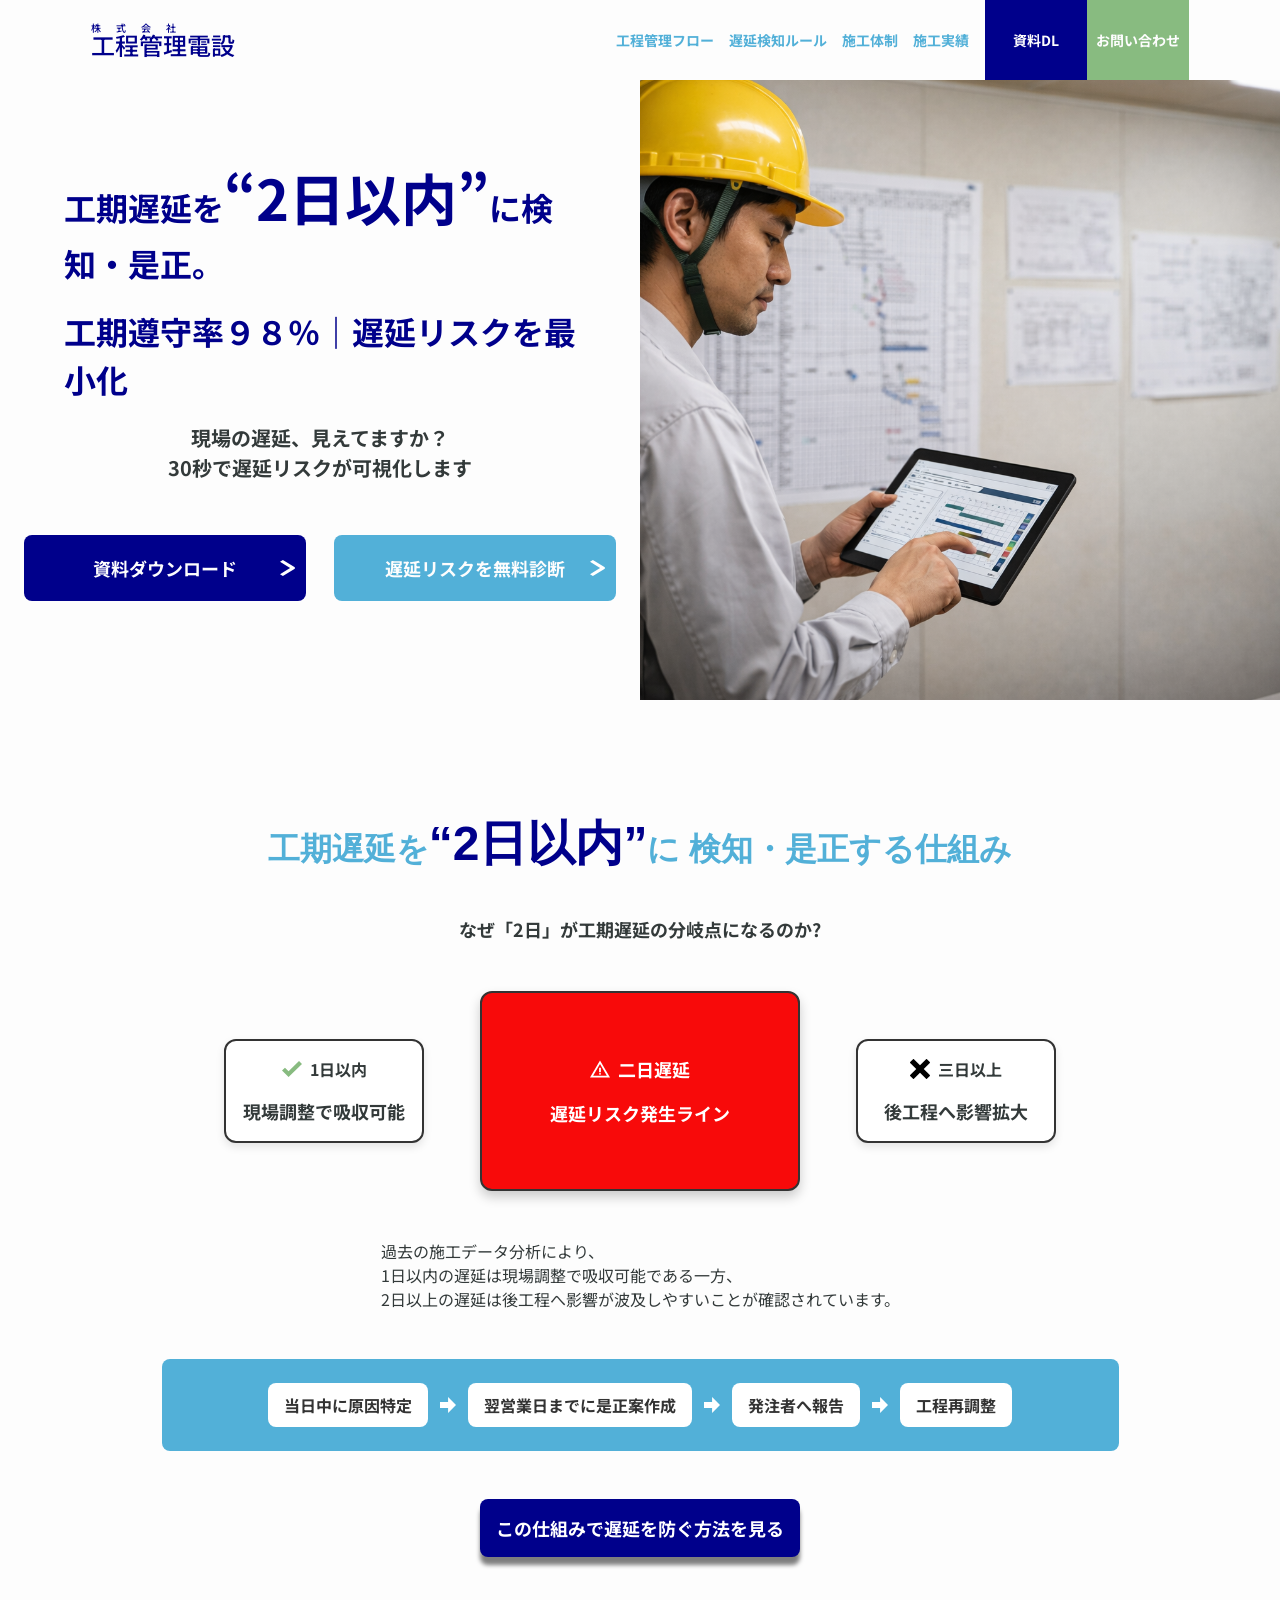
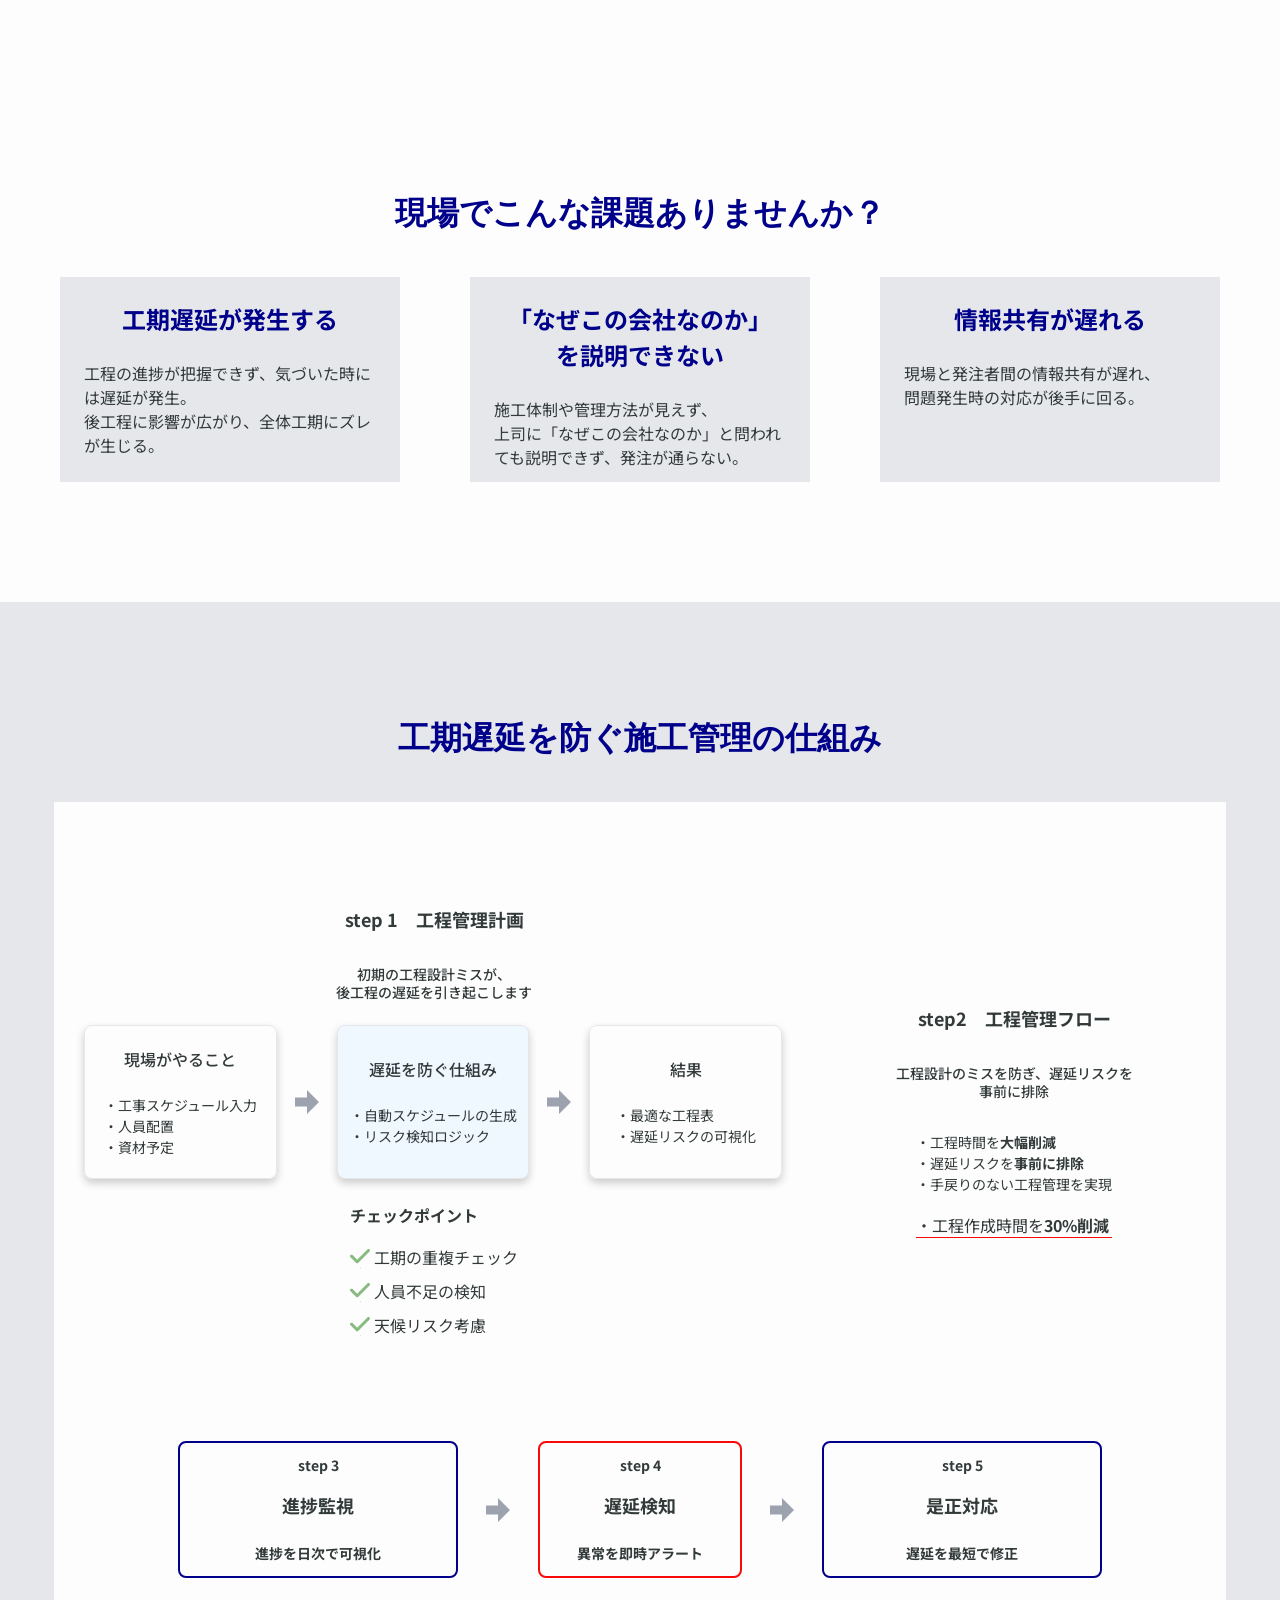
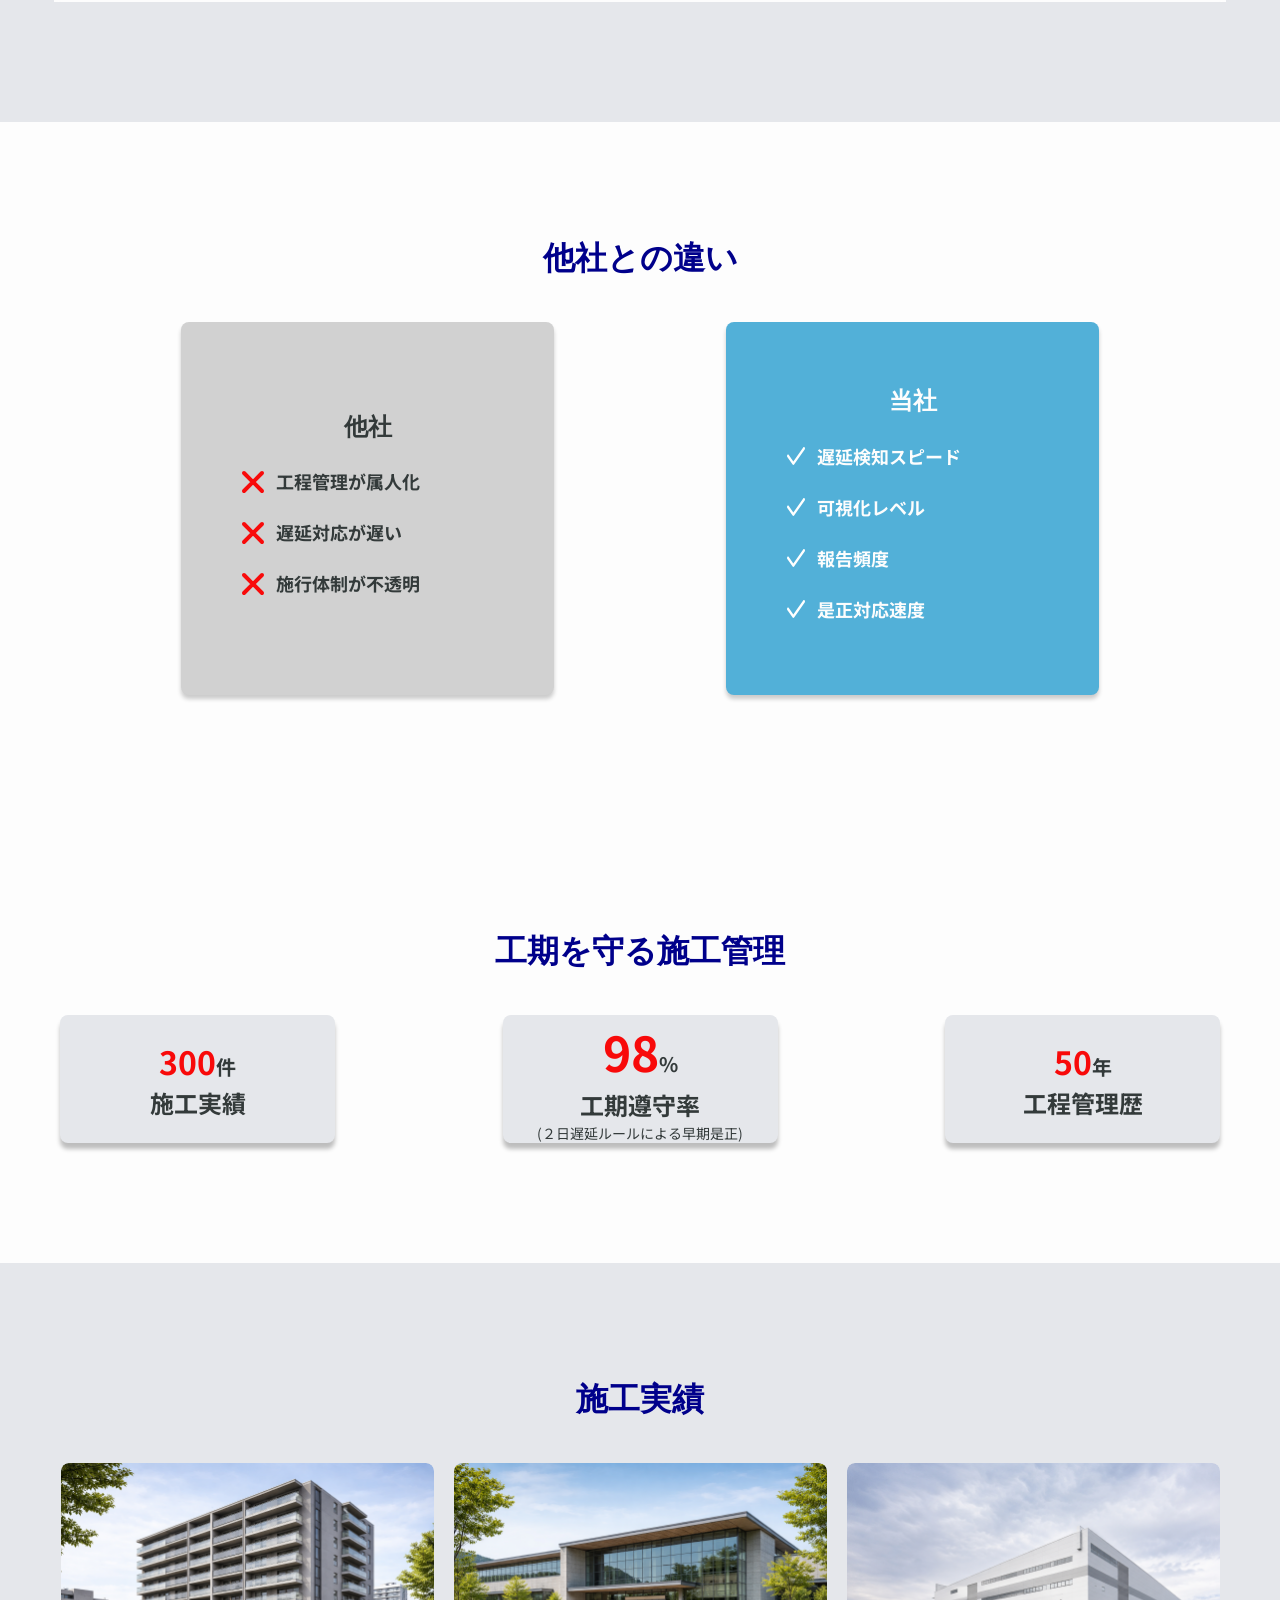
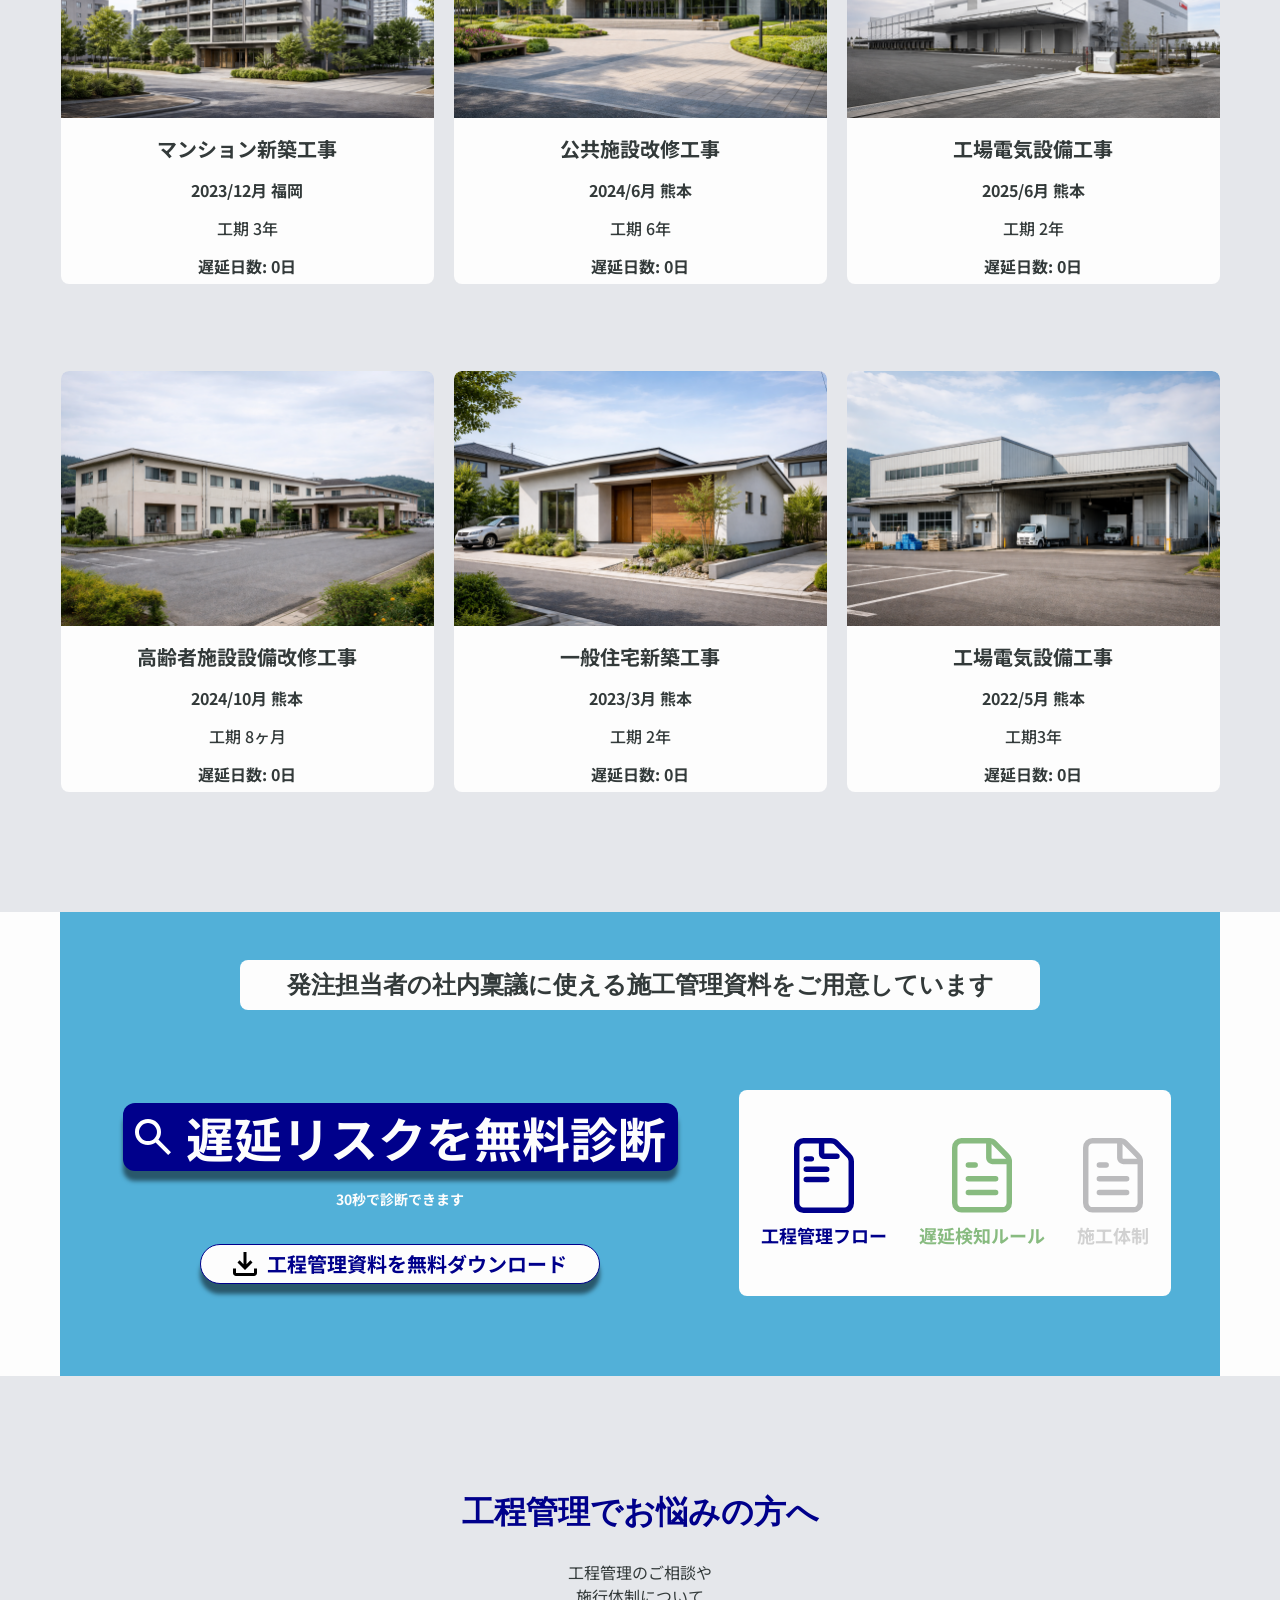
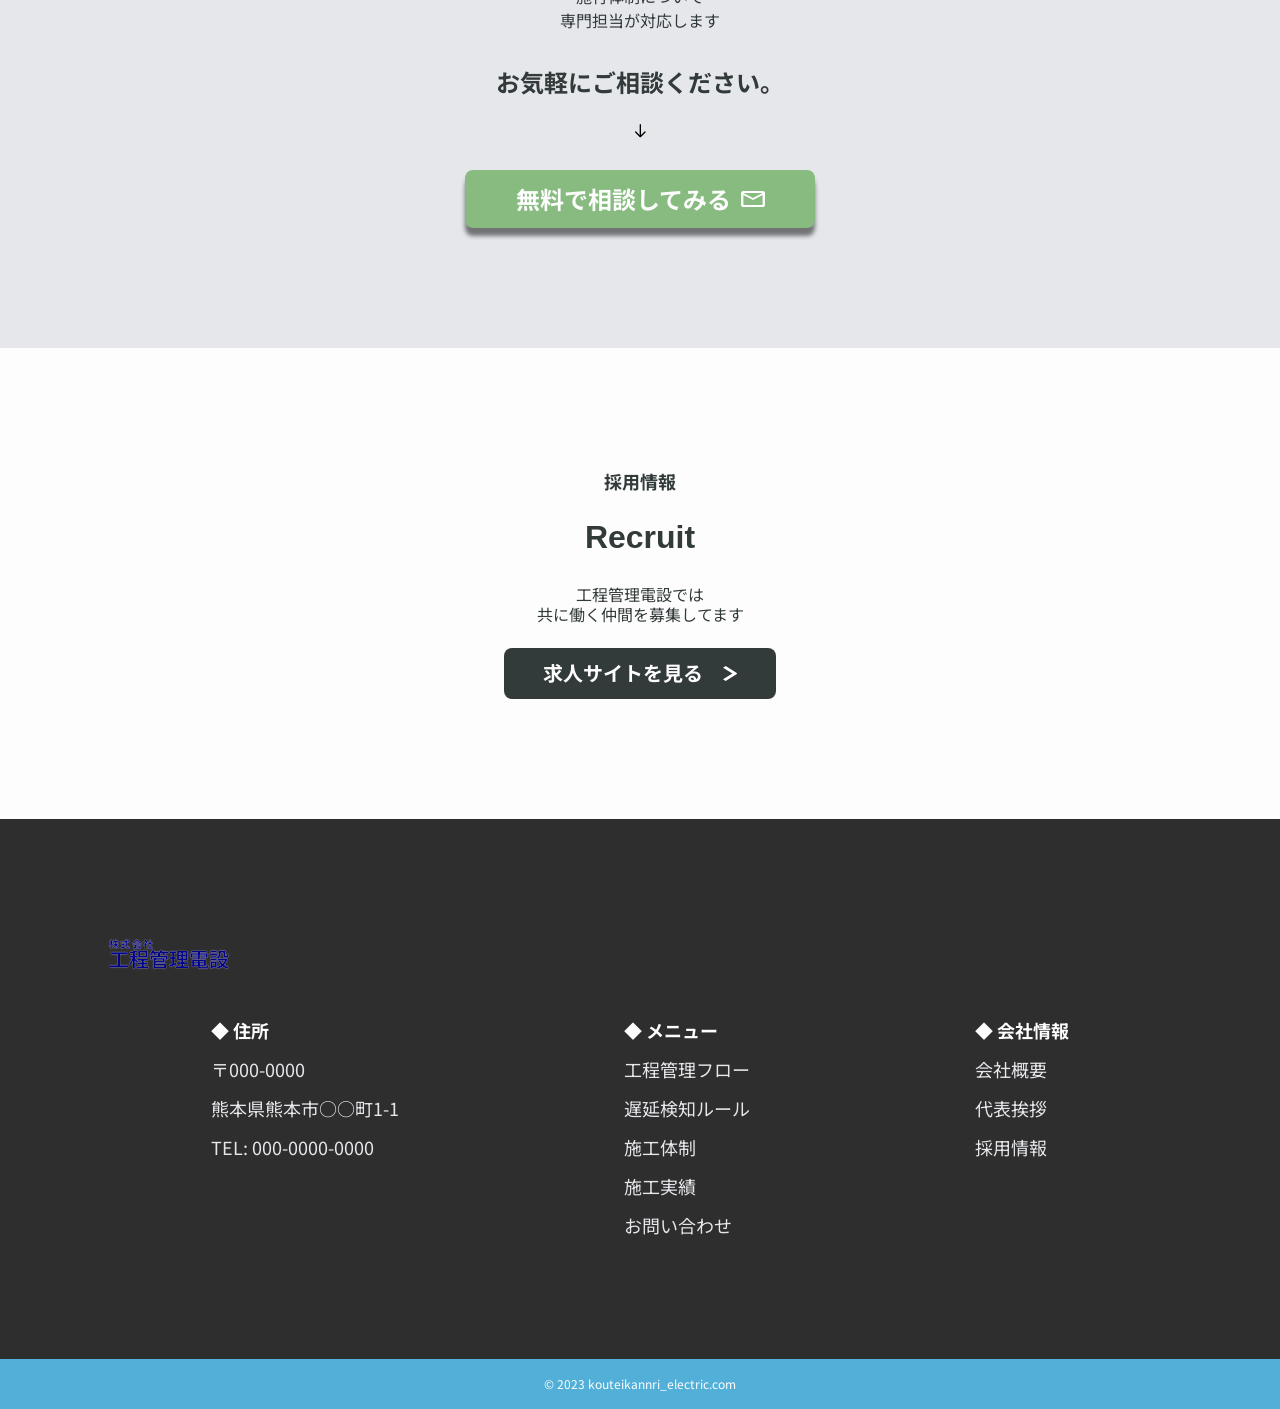
<file: index.html>
<!DOCTYPE html>
<html lang="ja">
<head prefix="og: https://ogp.me/ns#">
    <meta charset="UTF-8">
    <meta name="viewport" content="width=device-width, initial-scale=1.0">
    <meta name="description" content="工期遅延を“2日以内”に検知・是正。工期遵守率９８％｜遅延リスクを最小化">
    <!-- OGP -->
    <meta property="og:url" content="https://kouteikanri.com/index.html"> <!-- ページの仮のURL -->
    <meta property="og:type" content="website">
    <meta property="og:title" content="株式会社工程管理建設">
    <meta property="og:description" content="工期遅延を“2日以内”に検知・是正。工期遵守率９８％｜遅延リスクを最小化">
    <meta property="og:site_name" content="株式会社工程管理電設">
    <meta property="og:image" content="https://kouteikanri.com/assets/images/og-image.png"> <!-- OGP用の仮の画像URL -->

    <!-- favicon apple-touch-icon -->
    <link rel="shortcut icon" href="assets/images/favicon.svg">
    <link rel="apple-touch-icon" sizes="180x180" href="assets/images/apple-touch-icon.svg">
    <link rel="icon" type="image/png" href="assets/images/android-chrome-256x256.svg">
    <title>株式会社工程管理建設</title>

    <!-- web fonts -->
    <link rel="preconnect" href="https://fonts.googleapis.com">
    <link rel="preconnect" href="https://fonts.gstatic.com" crossorigin>
    <link href="https://fonts.googleapis.com/css2?family=Noto+Sans+JP:wght@100..900&display=swap" rel="stylesheet">
    <!-- css -->
    <link rel="stylesheet" href="assets/css/common.css">
    <link rel="stylesheet" href="assets/css/destyle.css">
    <link rel="stylesheet" href="assets/css/top.css">

    
</head>
<body>
    <div id="container" class="container">
        <header class="header">
            <h1 class="header__topic"><a href="index.html"><span>株式会社</span>工程管理電設</a></h1>
            <!-- PC用ナビリンク（スマホ非表示） -->
            <ul class="header__nav">
                <li class="header__nav-item"><a href="index.html#about">工程管理フロー</a></li>
                <li class="header__nav-item"><a href="index.html#process">遅延検知ルール</a></li>
                <li class="header__nav-item"><a href="index.html#system">施工体制</a></li>
                <li class="header__nav-item"><a href="index.html#results">施工実績</a></li>
            </ul>
            <div class="header__cta">
                <a id="dl-link" href="dl.html" class="header__cta-dl">資料DL</a>
                <a id="sindan-link" href="dl.html#inquiry" class="header__cta-contact">お問い合わせ</a>
            </div>
            <nav class="nav">
                <div class="nav__inner">
                    <div class="nav__header">
                        <p class="nav__topic"><a href="index.html"><span>株式会社</span>工程管理電設</a></p>
                        <!-- 閉じるボタン -->
                        <button class="nav__btn">
                                <img src="assets/images/close-btn.svg" alt="close">
                        </button>
                    </div>
                    <!-- menu -->
                    <div class="nav__menu">
                        <div class="nav__cta">
                            <a href="dl.html" class="nav__cta-item">
                                <img src="assets/images/nav-dl.svg" alt="">
                                <span class="nav__cta-link--txt">資料ダウンロード</span>
                            </a>
                            <a href="dl.html#inquiry" class="nav__cta-item">
                                <img src="assets/images/nav-contact.svg" alt="">
                                <span class="nav__cta-link--txt">お問い合わせ</span>
                            </a>
                        </div>
                        <div class="nav__menu-box">
                            <p class="nav__menu-label">menu</p>
                            <ul class="nav__list">
                                <li class="nav__item"><a href="index.html#about">工程管理フロー</a></li>
                                <li class="nav__item"><a href="index.html#process">遅延検知ルール</a></li>
                                <li class="nav__item"><a href="index.html#system">施工体制</a></li>
                                <li class="nav__item"><a href="index.html#results">施工実績</a></li>
                            </ul>
                        </div>
                    </div>
                </div>
            </nav>
            <!-- .header__btn -->
            <button class="header__btn">
                <img src="assets/images/header--menu.svg" alt="ハンバーガーメニュー">
            </button>
             
        </header>

        <!-- main -->
        <main class="main">
            <article class="article">
                <!-- fv -->
                <section class="fv">
                    <div class="fv__inner">
                        <h2 class="fv__catch">工期遅延を<span class="fv__catch-pc">“2日以内”</span>に<br class="sp-br">検知・是正。</h2>
                        <p class="fv__catch--subtitle">工期遵守率９８％｜遅延リスクを最小化</p>
                        <p class="fv__lead">現場の遅延、見えてますか？<br>30秒で遅延リスクが可視化します</p>
                        <div class="fv__cta-wrap">
                            <div class="fv__cta-item">
                                <a href="dl.html" class="fv__cta fv__cta--download">資料ダウンロード</a>
                            </div>
                            <div class="fv__cta-item">
                                <a href="sindan.html" class="fv__cta">遅延リスクを無料診断</a>
                            </div>
                        </div>
                    </div>
                    <div class="fv__img">
                        <img src="assets/images/pc__fv.png" alt="工程管理の現場">
                    </div>
                </section>
                
                <!-- about -->
                <section id="about" class="section section--about">
                    <div class="topic">
                        <h3 class="topic--light--blue">工期遅延を<span class="fv__catch-color">“2日以内”</span>に<br class="sp-br">
                            検知・是正する仕組み</h3>

                    </div>
                    <p class="about__title">なぜ「2日」が工期遅延の分岐点になるのか?</p>
                    <div class="about__flow">
                        <div class="about__flow-item">
                            <div class="about__flow-lead">
                                <img src="assets/images/about-check.svg" alt="チェックマーク">
                                <p class="about__flow-label">1日以内</p>
                            </div>
                            <p class="about__flow-text">現場調整で<br class="sp-br">吸収可能</p>
                        </div>
                        <div class="about__flow-item about__flow-item--active">
                            <div class="about__flow-lead">
                                <img src="assets/images/about_arram.svg" alt="警告マーク">
                                <p class="about__flow-label">二日遅延</p>
                            </div>
                            <p class="about__flow-text">遅延リスク発生ライン</p>
                        </div>
                        <div class="about__flow-item">
                            <div  class="about__flow-lead">
                                <img src="assets/images/about--cross.svg" alt="クロスマーク">
                                <p class="about__flow-label">三日以上</p>
                            </div>
                            <p class="about__flow-text">後工程へ影響拡大</p>
                        </div>
                    </div>
                    <p class="about__flow-context">過去の施工データ分析により、<br>
                            1日以内の遅延は現場調整で吸収可能である一方、<br>
                            2日以上の遅延は後工程へ影響が波及しやすいことが確認されています。
                    </p>
                    <div id="process" class="about__process">
                        <div class="about__process-item">
                            <p class="about__process-text">当日中に原因特定</p>
                        </div>
                        <div class="about__process-item">
                            <p class="about__process-text">翌営業日までに是正案作成</p>
                        </div>
                        <div class="about__process-item">
                            <p class="about__process-text">発注者へ報告</p>
                        </div>
                        <div class="about__process-item">
                            <p class="about__process-text">工程再調整</p>
                        </div>
                    </div>
                    <a href="index.html#system" class="about__btn">この仕組みで遅延を防ぐ方法を見る</a>
                </section>
                <!-- problem -->
                <section id="problem" class="section section--problem">
                    <h3 class="topic">現場でこんな課題<br class="sp-br">ありませんか？</h3>
                    <div class="problem">
                        <div class="problem__item">
                            <h4 class="problem__lead">工期遅延が発生する</h4>
                            <p class="problem__text">工程の進捗が把握できず、気づいた時には遅延が発生。<br>
                                後工程に影響が広がり、全体工期にズレが生じる。</p>
                        </div>
                        <div class="problem__item">
                            <h4 class="problem__lead">「なぜこの会社なのか」<br>を説明できない</h4>
                            <p class="problem__text">施工体制や管理方法が見えず、<br>
                                上司に「なぜこの会社なのか」と問われても説明できず、発注が通らない。</p>
                        </div>
                        <div class="problem__item">
                            <h4 class="problem__lead">情報共有が遅れる</h4>
                            <p class="problem__text">現場と発注者間の情報共有が遅れ、<br>
                                問題発生時の対応が後手に回る。</p>
                        </div>
                    </div>
                </section>
                <!-- system -->
                <section id="system" class="section section--system">
                    <h3 class="topic">工期遅延を防ぐ<br class="sp-br">施工管理の仕組み</h3>
                        <div class="system__flow">
                            <div class="system__row system__row--top">
                                <div class="system__flow-box-wrap">
                                    <div class="system__flow-content">
                                        <h4 class="system__flow-topic">step 1　工程管理計画</h4>
                                        <p class="system__flow-lead">初期の工程設計ミスが、<br>
                                             後工程の遅延を引き起こします</p>
                                        <div class="system__flow-wrap-group">
                                            <div class="system__flow-wrap">
                                                <p class="system__flow-subtitle">現場がやること</p>
                                                <ul class="system__flow-list">
                                                        <li class="system__flow-text">・工事スケジュール入力</li>
                                                        <li class="system__flow-text">・人員配置</li>
                                                        <li class="system__flow-text">・資材予定</li>
                                                </ul>
                                            </div>
                                            <div class="system__flow-arrow"></div>
                                            <div class="system__flow-wrap">
                                                <p class="system__flow-subtitle">遅延を防ぐ仕組み</p>
                                                <ul class="system__flow-list">
                                                    <li class="system__flow-text">・自動スケジュールの生成</li>
                                                    <li class="system__flow-text">・リスク検知ロジック</li>
                                                </ul>
                                            </div>
                                            <div class="system__flow-arrow"></div>
                                            <div class="system__flow-wrap">
                                                <p class="system__flow-subtitle">結果</p>
                                                <ul class="system__flow-list">
                                                    <li class="system__flow-text">・最適な工程表</li>
                                                    <li class="system__flow-text">・遅延リスクの可視化</li>
                                                </ul>
                                            </div>
                                        </div>
                                        <div class="system__flow-check">
                                            <dl class="system__flow-check-list">
                                                <dt class="system__flow-check-title">チェックポイント</dt>
                                                <dd class="system__flow-check-item"><img src="assets/images/system-check.svg" alt="チェック"> 工期の重複チェック</dd>
                                                <dd class="system__flow-check-item"><img src="assets/images/system-check.svg" alt="チェック"> 人員不足の検知</dd>
                                                <dd class="system__flow-check-item"><img src="assets/images/system-check.svg" alt="チェック"> 天候リスク考慮</dd>
                                            </dl>
                                        </div>
                                    </div>
                                    <div class="system__flow-content">
                                        <h4 class="system__flow-topic">step2　工程管理フロー</h4>
                                        <p class="system__flow-lead">工程設計のミスを防ぎ、遅延リスクを<br>事前に排除</p>
                                        <div class="system__flow-box">
                                            <p class="system__flow-text">・工程時間を<span class="system__flow-bold">大幅削減</span></p>
                                            <p class="system__flow-text">・遅延リスクを<span class="system__flow-bold">事前に排除</span></p>
                                            <p class="system__flow-text">・手戻りのない工程管理を実現</p>
                                            <p class="system__flow-text-red">・工程作成時間を<span class="system__flow-bold">30%削減</span></p>
                                        </div>
                                    </div>

                                </div>
                            </div>
                            <div class="system__row system__row--bottom">
                                <div class="system__flow-band">
                                    <p class="system__flow-number">step 3</p>
                                    <div class="system__flow-band-item">
                                        <h4 class="system__flow-title">進捗監視</h4>
                                        <p class="system__flow-subtext">進捗を日次で可視化</p>
                                    </div>
                                </div>
                                <div class="system__flow-band-arrow"></div>
                                <div class="system__flow-band system__flow-band--active">
                                    <p class="system__flow-number">step 4</p>
                                    <div class="system__flow-band-item">
                                        <h4 class="system__flow-title">遅延検知</h4>
                                        <p class="system__flow-subtext">異常を即時アラート</p>
                                    </div>
                                </div>
                                <div class="system__flow-band-arrow"></div>
                                <div class="system__flow-band">
                                    <p class="system__flow-number">step 5</p>
                                    <div class="system__flow-band-item">
                                        <h4 class="system__flow-title">是正対応</h4>
                                        <p class="system__flow-subtext">遅延を最短で修正</p>
                                    </div>
                                </div>
                            </div>
                    </div>
                </section>
                <!-- comparison -->
                <section class="section section--comparison">
                    <h3 class="topic">他社との違い</h3>
                    <div class="comparison__table">
                        <div class="comparison__other">
                            <p class="comparison__col--title">他社</p>
                            <div class="comparison__col">
                                <p class="comparison__col--other-text"><img src="assets/images/cross--comparison.svg" alt="罰ボタン">工程管理が属人化</p>
                                <p class="comparison__col--other-text"><img src="assets/images/cross--comparison.svg" alt="罰ボタン">遅延対応が遅い</p>
                                <p class="comparison__col--other-text"><img src="assets/images/cross--comparison.svg" alt="罰ボタン">施行体制が不透明</p>
                            </div>
                        </div>
                        <div class="comparison__ours">
                            <p class="comparison__col--title">当社</p>
                            <div class="comparison__col">
                                <p class="comparison__col--ours-text"><img src="assets/images/check--comparison.svg" alt="OKボタン">遅延検知スピード</p>
                                <p class="comparison__col--ours-text"><img src="assets/images/check--comparison.svg" alt="OKボタン">可視化レベル</p>
                                <p class="comparison__col--ours-text"><img src="assets/images/check--comparison.svg" alt="OKボタン">報告頻度</p>
                                <p class="comparison__col--ours-text"><img src="assets/images/check--comparison.svg" alt="OKボタン">是正対応速度</p>
                            </div>
                        </div>
                    </div>
                </section>
                <!-- number -->
                <section class="section section--number">
                    <h3 class="topic">工期を守る施工管理</h3>
                    <div class="number__container">
                        <div class="number__item">
                            <p class="number__num"><span class="number__num-red">300</span>件</p>
                            <p class="number__lead">施工実績</p>
                        </div>
                        <div class="number__item">
                            <p class="number__num"><span class="number__num-red">98</span>%</p>
                            <p class="number__lead">工期遵守率</p>
                            <p class="number__text">(２日遅延ルールによる早期是正)</p>
                        </div>
                        <div class="number__item">
                            <p class="number__num"><span class="number__num-red">50</span>年</p>
                            <p class="number__lead">工程管理歴</p>
                        </div>

                    </div>
                </section>
                <!-- results -->
                <section id="results" class="section section--results">
                    <h3 class="topic">施工実績</h3>
                    <div class="results__grid">

                        <div class="results__item">
                            <img src="assets/images/topic_mantion.png" alt="mantion-img">
                            <div class="results__meta">
                                <h4 class="results__title">マンション新築工事</h4>
                                <div class="results__date-location">
                                    <span class="results__date">2023/12月</span>
                                    <span class="results__location">福岡</span>
                                </div>
                                <div class="results__period-delay">
                                    <p class="results__period">工期 3年</p>
                                    <p class="results__delay">遅延日数: 0日</p>
                                </div>
                            </div>
                        </div>
                        <div class="results__item">
                            <img src="assets/images/topic_city_hall.png" alt="city-hall-img">
                            <div class="results__meta">
                                <h4 class="results__title">公共施設改修工事</h4>
                                <div class="results__date-location">
                                    <span class="results__date">2024/6月</span>
                                    <span class="results__location">熊本</span>
                                </div>
                                <div class="results__period-delay">
                                    <p class="results__period">工期 6年</p>
                                    <p class="results__delay">遅延日数: 0日</p>
                                </div>
                            </div>
                        </div>
                        <div class="results__item">
                            <img src="assets/images/topic__factory2.png" alt="factory-img">
                            <div class="results__meta">
                                <h4 class="results__title">工場電気設備工事</h4>
                                <div class="results__date-location">
                                    <span class="results__date">2025/6月</span>
                                    <span class="results__location">熊本</span>
                                </div>
                                <div class="results__period-delay">
                                    <p class="results__period">工期 2年</p>
                                    <p class="results__delay">遅延日数: 0日</p>
                                </div>
                            </div>
                        </div>
                        <div class="results__item--sp-none">
                            <div class="results__item">
                                <img src="assets/images/topic_care--facilities.png" alt="koureisya-img">
                                <div class="results__meta">
                                    <h4 class="results__title">高齢者施設設備改修工事</h4>
                                    <div class="results__date-location">
                                        <span class="results__date">2024/10月</span>
                                        <span class="results__location">熊本</span>
                                    </div>
                                    <div class="results__period-delay">
                                        <p class="results__period">工期 8ヶ月</p>
                                        <p class="results__delay">遅延日数: 0日</p>
                                    </div>
                                </div>
                            </div>
                            <div class="results__item">
                                <img src="assets/images/topic_house.png" alt="house-img">
                                <div class="results__meta">
                                    <h4 class="results__title">一般住宅新築工事</h4>
                                    <div class="results__date-location">
                                        <span class="results__date">2023/3月</span>
                                        <span class="results__location">熊本</span>
                                    </div>
                                    <div class="results__period-delay">
                                        <p class="results__period">工期 2年</p>
                                        <p class="results__delay">遅延日数: 0日</p>
                                    </div>
                                </div>
                            </div>
                            <div class="results__item">
                                <img src="assets/images/topic_factory.png" alt="factory-img">
                                <div class="results__meta">
                                    <h4 class="results__title">工場電気設備工事</h4>
                                    <div class="results__date-location">
                                        <span class="results__date">2022/5月</span>
                                        <span class="results__location">熊本</span>
                                    </div>
                                    <div class="results__period-delay">
                                        <p class="results__period">工期3年</p>
                                        <p class="results__delay">遅延日数: 0日</p>
                                    </div>
                                </div>
                            </div>
    
                        </div>
                    </div>
                    <!-- results__btn -->
                    <a href="#" class="results__btn">施工実績一覧を見る</a>
                    
                </section>
                <!-- ダウンロード資料 -->
                <section class="section section--dl">
                    <div class="topic">
                        <h3 class="topic--black">発注担当者の社内稟議に<br class="sp-br">使える施工管理資料を<br class="sp-br">ご用意しています</h3>
                    </div>
                    <div class="dl__content">
                        <div class="dl__item">
                            <div class="dl__doc-item">
                                <img src="assets/images/dl_工程管理フロー.svg" alt="工程管理フロー資料">
                                <p class="dl__doc-kouteikannri">工程管理フロー</p>
                            </div>
                            <div class="dl__doc-item">
                                <img src="assets/images/dl_遅延検知ルール.svg" alt="遅延検知ルール資料">
                                <p class="dl__doc-tienninti">遅延検知ルール</p>
                            </div>
                            <div class="dl__doc-item">
                                <img src="assets/images/dl_施工体制.svg" alt="施工体制資料">
                                <p class="dl__doc-sekoutaisei">施工体制</p>
                            </div>
                        </div>
                        <div class="dl__wrap">
                            <a href="sindan.html" class="dl__cta">
                                <img src="assets/images/search.svg" alt="検索アイコン">
                                遅延リスクを無料診断
                            </a>
                            <p class="dl__text">30秒で診断できます</p>
                            <a href="dl.html" class="dl__cta dl__cta--kouteikanri">
                                <img src="assets/images/dl_download.svg" alt="ダウンロードアイコン">
                                工程管理資料を無料<br class="sp-br">ダウンロード
                            </a>
                        </div>
                    </div>
                </section>

                <!-- お問い合わせ -->
                <section class="section section--contact">
                    <h3 class="topic">工程管理でお悩みの方へ</h3>
                    <p class="contact__lead">工程管理のご相談や<br>施行体制について<br>専門担当が対応します</p>
                    <p class="contact__text">お気軽にご相談ください。</p>
                    <img class="contact__arrow" src="assets/images/contact--arrow.svg" alt="お問い合わせアイコン">
                    <a href="sindan.html" class="contact__cta">
                        無料で相談してみる
                        <img src="assets/images/mail-icon.svg" alt="お問い合わせアイコン">
                    </a>
                </section>

                <!-- recruit -->
                <section class="section section--recruit">
                    <p class="recruit__subtitle">採用情報</p>
                    <div class="topic">
                        <h3 class="topic--black">Recruit</h3>
                    </div>
                    <p class="recruit__lead">工程管理電設では<br>
                        共に働く仲間を募集してます</p>
                    <a href="career.html" class="recruit__cta">
                        <span class="recruit__cta-text">求人サイトを見る</span>
                        <img src="assets/images/recruit_arrow.svg" alt="検索アイコン">
                    </a>
                </section>
            </article>
        </main>
      
        <!-- footer -->
        <footer class="footer">
            <div class="footer__inner">
                <h2 class="footer__logo"><a href="index.html"><span class="footer__logo-span">株式会社</span>工程管理電設</a></h2>
                <div class="footer__container">
                    <div class="footer__address">
                        <p class="footer__title">住所</p>
                        <p class="footer__text">〒000-0000</p>
                        <p class="footer__text">熊本県熊本市○○町1-1</p>
                        <p class="footer__text">TEL: 000-0000-0000</p>
                    </div>
                    <div class="footer__menu">
                        <p class="footer__title">メニュー</p>
                        <ul class="footer__list">
                            <li class="footer__text"><a href="#">工程管理フロー</a></li>
                            <li class="footer__text"><a href="#">遅延検知ルール</a></li>
                            <li class="footer__text"><a href="#">施工体制</a></li>
                            <li class="footer__text"><a href="#">施工実績</a></li>
                            <li class="footer__text"><a href="#">お問い合わせ</a></li>
                        </ul>
                    </div>
                    <div class="footer__company">
                        <p class="footer__title">会社情報</p>
                        <p class="footer__text"><a href="#">会社概要</a></p>
                        <p class="footer__text"><a href="#">代表挨拶</a></p>
                        <p class="footer__text"><a href="#">採用情報</a></p>
                    </div>

                </div>
            </div>
            <small class="footer__copy">&copy; 2023 kouteikannri_electric.com</small>
        </footer>
    </div>
    <script src="https://code.jquery.com/jquery-3.7.0.min.js" integrity="sha256-2Pmvv0kuTBOenSvLm6bvfBSSHrUJ+3A7x6P5Ebd07/g=" crossorigin="anonymous"></script>
    <script src="assets/js/main.js"></script>
</body>
</html>
</file>
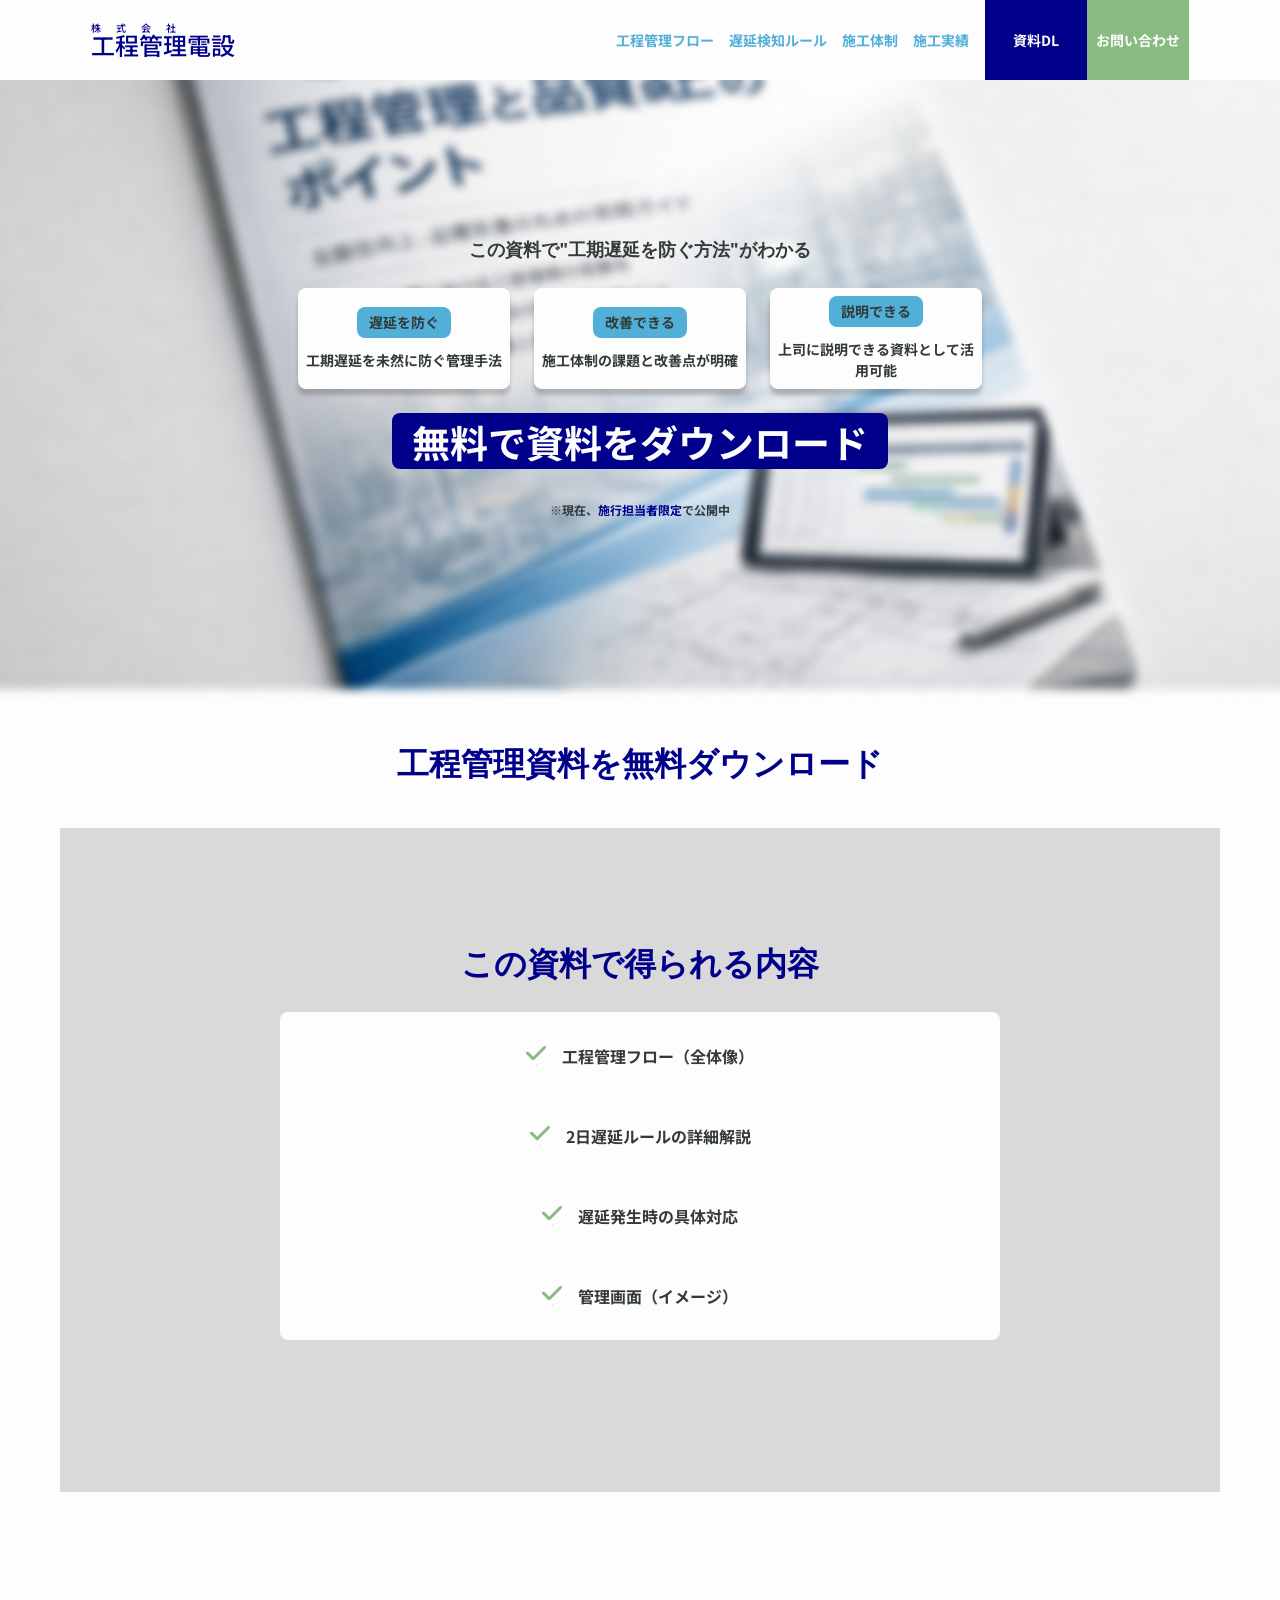
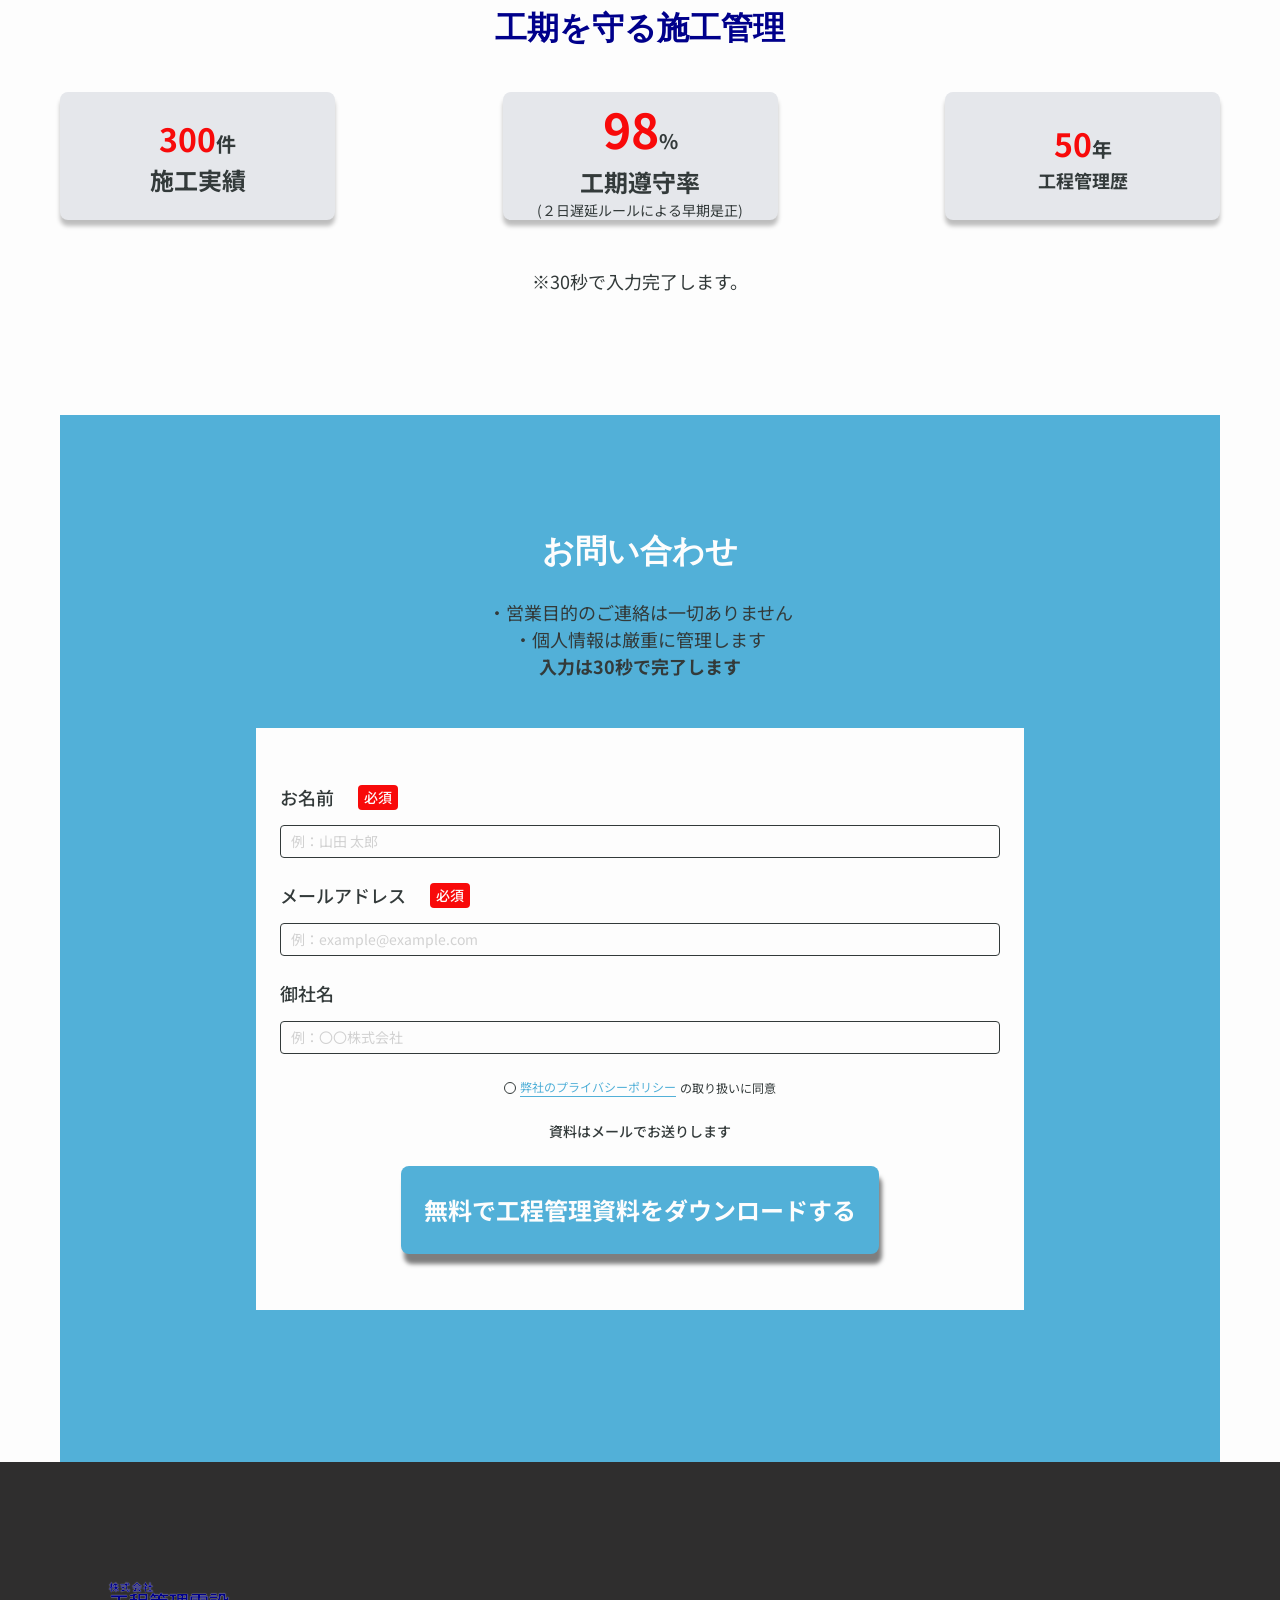
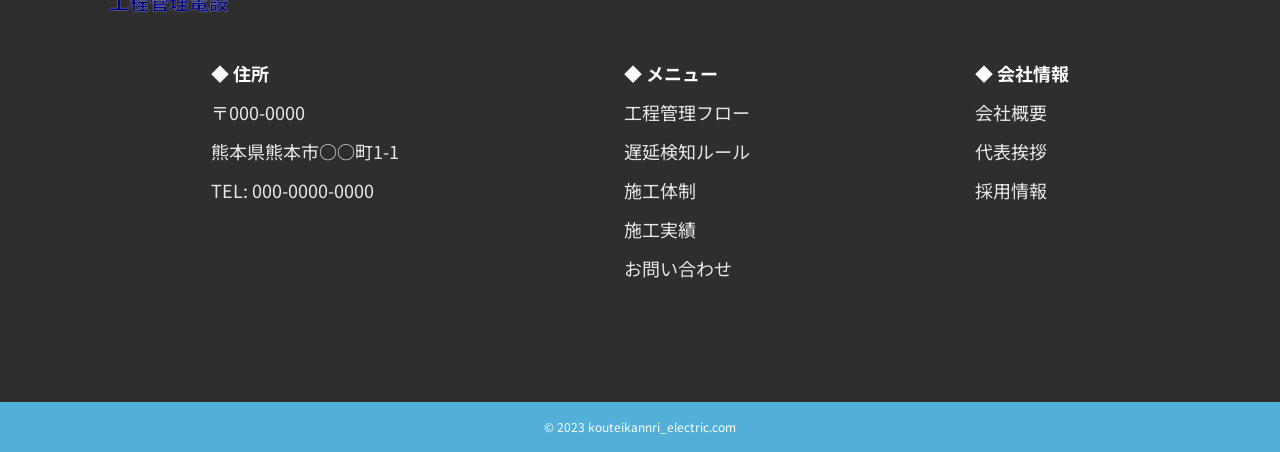
<file: dl.html>
<!DOCTYPE html>
<html lang="ja">
<head>
    <meta charset="UTF-8">
    <meta name="viewport" content="width=device-width, initial-scale=1.0">
    <meta name="description" content="工期遅延を“2日以内”に検知・是正。工期遵守率９８％｜遅延リスクを最小化">
    <!-- favicon apple-touch-icon -->
    <link rel="shortcut icon" href="assets/images/favicon.svg">
    <link rel="apple-touch-icon" sizes="180x180" href="assets/images/apple-touch-icon.svg">
    <link rel="icon" type="image/png" href="assets/images/android-chrome-256x256.svg">
    <title>株式会社工程管理電設</title>
    <!-- web fonts -->
    <link rel="preconnect" href="https://fonts.googleapis.com">
    <link rel="preconnect" href="https://fonts.gstatic.com" crossorigin>
    <link href="https://fonts.googleapis.com/css2?family=Noto+Sans+JP:wght@100..900&display=swap" rel="stylesheet">
    <!-- css -->
    <link rel="stylesheet" href="assets/css/common.css">
    <link rel="stylesheet" href="assets/css/destyle.css">
    <link rel="stylesheet" href="assets/css/dl.css">

    
</head>
<body>
    <div id="container" class="container">
        <header class="header">
            <h1 class="header__topic"><a href="index.html"><span>株式会社</span>工程管理電設</a></h1>
            <!-- PC用ナビリンク（スマホ非表示） -->
            <ul class="header__nav">
                <li class="header__nav-item"><a href="index.html#about">工程管理フロー</a></li>
                <li class="header__nav-item"><a href="index.html#process">遅延検知ルール</a></li>
                <li class="header__nav-item"><a href="index.html#system">施工体制</a></li>
                <li class="header__nav-item"><a href="index.html#results">施工実績</a></li>
            </ul>
            <div class="header__cta">
                <a href="dl.html" class="header__cta-dl">資料DL</a>
                <a href="dl.html#inquiry" class="header__cta-contact">お問い合わせ</a>
            </div>
            <nav class="nav">
                <div class="nav__inner">
                    <div class="nav__header">
                        <p class="nav__topic"><a href="index.html"><span>株式会社</span>工程管理電設</a></p>
                        <!-- 閉じるボタン -->
                        <button class="nav__btn">
                            <img src="assets/images/close-btn.svg" alt="close">
                        </button>
                    </div>
                    <!-- menu -->
                    <div class="nav__menu">
                        <div class="nav__cta">
                            <a href="dl.html" class="nav__cta-item">
                                <img src="assets/images/nav-dl.svg" alt="">
                                <span class="nav__cta-link--txt">資料ダウンロード</span>
                            </a>
                            <a href="dl.html#inquiry" class="nav__cta-item">
                                <img src="assets/images/nav-contact.svg" alt="">
                                <span class="nav__cta-link--txt">お問い合わせ</span>
                            </a>
                        </div>
                        <div class="nav__menu-box">
                            <p class="nav__menu-label">menu</p>
                            <ul class="nav__list">
                                <li class="nav__item"><a href="index.html#about">工程管理フロー</a></li>
                                <li class="nav__item"><a href="index.html#process">遅延検知ルール</a></li>
                                <li class="nav__item"><a href="index.html#system">施工体制</a></li>
                                <li class="nav__item"><a href="index.html#results">施工実績</a></li>
                            </ul>
                        </div>
                    </div>
                </div>
            </nav>
            <!-- .header__btn -->
            <button class="header__btn">
                <img src="assets/images/header--menu.svg" alt="ハンバーガーメニュー">
            </button>
             
        </header>

        <!-- main -->
        <main class="main">
            <article class="article">
                <!-- fv -->
                <section class="fv fv--dl">
                    <!-- スマホ用 -->
                    <div class="fv__sp">
                        <div class="fv__inner">
                            <h2 class="fv__catch">工期遅延を防ぐ具体的な方法を<br>30秒で理解できます</h2>
                            <a href="#dl-form" class="fv__cta">無料で工程管理資料を<br>受け取る</a>
                            <p class="fv__note">※現在、<span class="fv__note--navy">施行担当者限定</span>で公開中</p>
                        </div>
                    </div>

                    <!-- PC用 -->
                    <div class="fv__pc">
                        <p class="fv__lead">この資料で"工期遅延を防ぐ方法"がわかる</p>
                        <div class="benefit__pc--list">
                            <div class="benefit__pc--item">
                                <p class="benefit__pc--lead">遅延を防ぐ</p>
                                <p class="benefit__pc--text">工期遅延を未然に防ぐ管理手法</p>
                            </div>
                            <div class="benefit__pc--item">
                                <p class="benefit__pc--lead">改善できる</p>
                                <p class="benefit__pc--text">施工体制の課題と<br class="sp-br">改善点が明確</p>
                            </div>
                            <div class="benefit__pc--item">
                                <p class="benefit__pc--lead">説明できる</p>
                                <p class="benefit__pc--text">上司に説明できる<br class="sp-br">資料として活用可能</p>
                            </div>
                        </div>
                        <a href="#dl-form" class="fv__cta">無料で資料をダウンロード</a>
                        <p class="fv__note">※現在、<span class="fv__note--navy">施行担当者限定</span>で公開中</p>
                    </div>
                </section>

                <!-- benefit -->
                <section class="section section--benefit">
                    <div class="topic"></div><h2 class="topic">工程管理資料を<br class="sp-br">無料ダウンロード</h2>
                    <div class="benefit__sp--wrap">
                        <div class="benefit__sp--item">
                            <p class="benefit__sp--lead">遅延を防ぐ</p>
                            <p class="benefit__sp--text">工期遅延を未然に防ぐ管理手法</p>
                        </div>
                        <div class="benefit__sp--item">
                            <p class="benefit__sp--lead">改善できる</p>
                            <p class="benefit__sp--text">施工体制の課題と<br class="sp-br">改善点が明確</p>
                        </div>
                        <div class="benefit__sp--item">
                            <p class="benefit__sp--lead">説明できる</p>
                            <p class="benefit__sp--text">上司に説明できる<br class="sp-br">資料として活用可能</p>
                        </div>
                    </div>
                </section>

                <!-- contents -->
                <section class="section section--contents">
                    <h3 class="topic">この資料で得られる内容</h3>
                    <div class="contents__item">
                        <p class="contents__text"><img src="assets/images/system-check.svg" alt="チェックマーク">工程管理フロー（全体像）</p>
                        <p class="contents__text"><img src="assets/images/system-check.svg" alt="チェックマーク">2日遅延ルールの詳細解説</p>
                        <p class="contents__text"><img src="assets/images/system-check.svg" alt="チェックマーク">遅延発生時の具体対応</p>
                        <p class="contents__text"><img src="assets/images/system-check.svg" alt="チェックマーク">管理画面（イメージ）</p>
                    </div>

                </section>

                <!-- number -->
                <section class="section section--number">
                    <h3 class="topic">工期を守る施工管理</h3>
                    <div class="number__container">
                        <div class="number__item">
                            <p class="number__num"><span class="number__num-red">300</span>件</p>
                            <p class="number__lead">施工実績</p>
                        </div>
                        <div class="number__item">
                            <p class="number__num"><span class="number__num-red">98</span>%</p>
                            <p class="number__lead">工期遵守率</p>
                            <p class="number__text">(２日遅延ルールによる早期是正)</p>
                        </div>
                        <div class="number__item">
                            <p class="number__num"><span class="number__num-red">50</span>年</p>
                            <p class="number__lead">工程管理歴</p>
                        </div>
                    </div>
                    <p class="number__laed">※30秒で入力完了します。</p>
                </section>
            
                <!-- お問い合わせフォーム -->
                <section id="inquiry" class="section section--inquiry">
                    <div class="topic">
                        <h2 class="topic__white">お問い合わせ</h2>
                    </div>

                    <form class="inquiry__form" id="dl-form">
                        
                        <p class="inquiry__text">
                            ・営業目的のご連絡は一切ありません<br>
                            ・個人情報は厳重に管理します<br>
                            <span class="inquiry__text--bold">入力は30秒で完了します<span>
                        </p>
                        <div class="inquiry__inner">
                            <div class="inquiry__field">
                                <label for="name" class="inquiry__label">
                                    お名前 <span class="inquiry__required">必須</span>
                                </label>
                                <input id="name" type="text" name="name" class="inquiry__input"  placeholder="例：山田 太郎" required>
                            </div>
    
                            <div class="inquiry__field">
                                <label for="email" class="inquiry__label">
                                    メールアドレス <span class="inquiry__required">必須</span>
                                </label>
                                <input id="email" type="email" name="email" class="inquiry__input"  placeholder="例：example@example.com" required>
                            </div>
    
                            <div class="inquiry__field">
                                <label for="company" class="inquiry__label">御社名</label>
                                <input id="company" type="text" name="company" class="inquiry__input"  placeholder="例：〇〇株式会社">
                            </div>
    
                            <div class="inquiry__field inquiry__field--checkbox">
                                <label for="privacy" class="inquiry__checkbox-label">
                                    <input id="privacy" type="checkbox" name="privacy"class="inquiry__checkbox" required>
                                    <span class="inquiry__checkbox--lightBlue">弊社のプライバシーポリシー</span>の取り扱いに同意
                                </label>
                            </div>

                            <p class="inquiry__mail--text">資料はメールでお送りします</p>
    
                            <button type="submit" class="inquiry__cta">
                                無料で工程管理資料をダウンロードする
                            </button>

                        </div>

                    </form>
            </section>
            </article>
        </main>
      
        <!-- footer -->
        <footer class="footer">
            <div class="footer__inner">
                <h2 class="footer__logo"><a href="index.html"><span class="footer__logo-span">株式会社</span>工程管理電設</a></h2>
                <div class="footer__container">
                    <div class="footer__address">
                        <p class="footer__title">住所</p>
                        <p class="footer__text">〒000-0000</p>
                        <p class="footer__text">熊本県熊本市○○町1-1</p>
                        <p class="footer__text">TEL: 000-0000-0000</p>
                    </div>
                    <div class="footer__menu">
                        <p class="footer__title">メニュー</p>
                        <ul class="footer__list">
                            <li class="footer__text"><a href="#">工程管理フロー</a></li>
                            <li class="footer__text"><a href="#">遅延検知ルール</a></li>
                            <li class="footer__text"><a href="#">施工体制</a></li>
                            <li class="footer__text"><a href="#">施工実績</a></li>
                            <li class="footer__text"><a href="#">お問い合わせ</a></li>
                        </ul>
                    </div>
                    <div class="footer__company">
                        <p class="footer__title">会社情報</p>
                        <p class="footer__text"><a href="#">会社概要</a></p>
                        <p class="footer__text"><a href="#">代表挨拶</a></p>
                        <p class="footer__text"><a href="#">採用情報</a></p>
                    </div>

                </div>
            </div>
            <small class="footer__copy">&copy; 2023 kouteikannri_electric.com</small>
        </footer>
    </div>
    <script src="https://code.jquery.com/jquery-3.7.0.min.js" integrity="sha256-2Pmvv0kuTBOenSvLm6bvfBSSHrUJ+3A7x6P5Ebd07/g=" crossorigin="anonymous"></script>
    <script src="assets/js/main.js"></script>
</body>
</html>
</file>
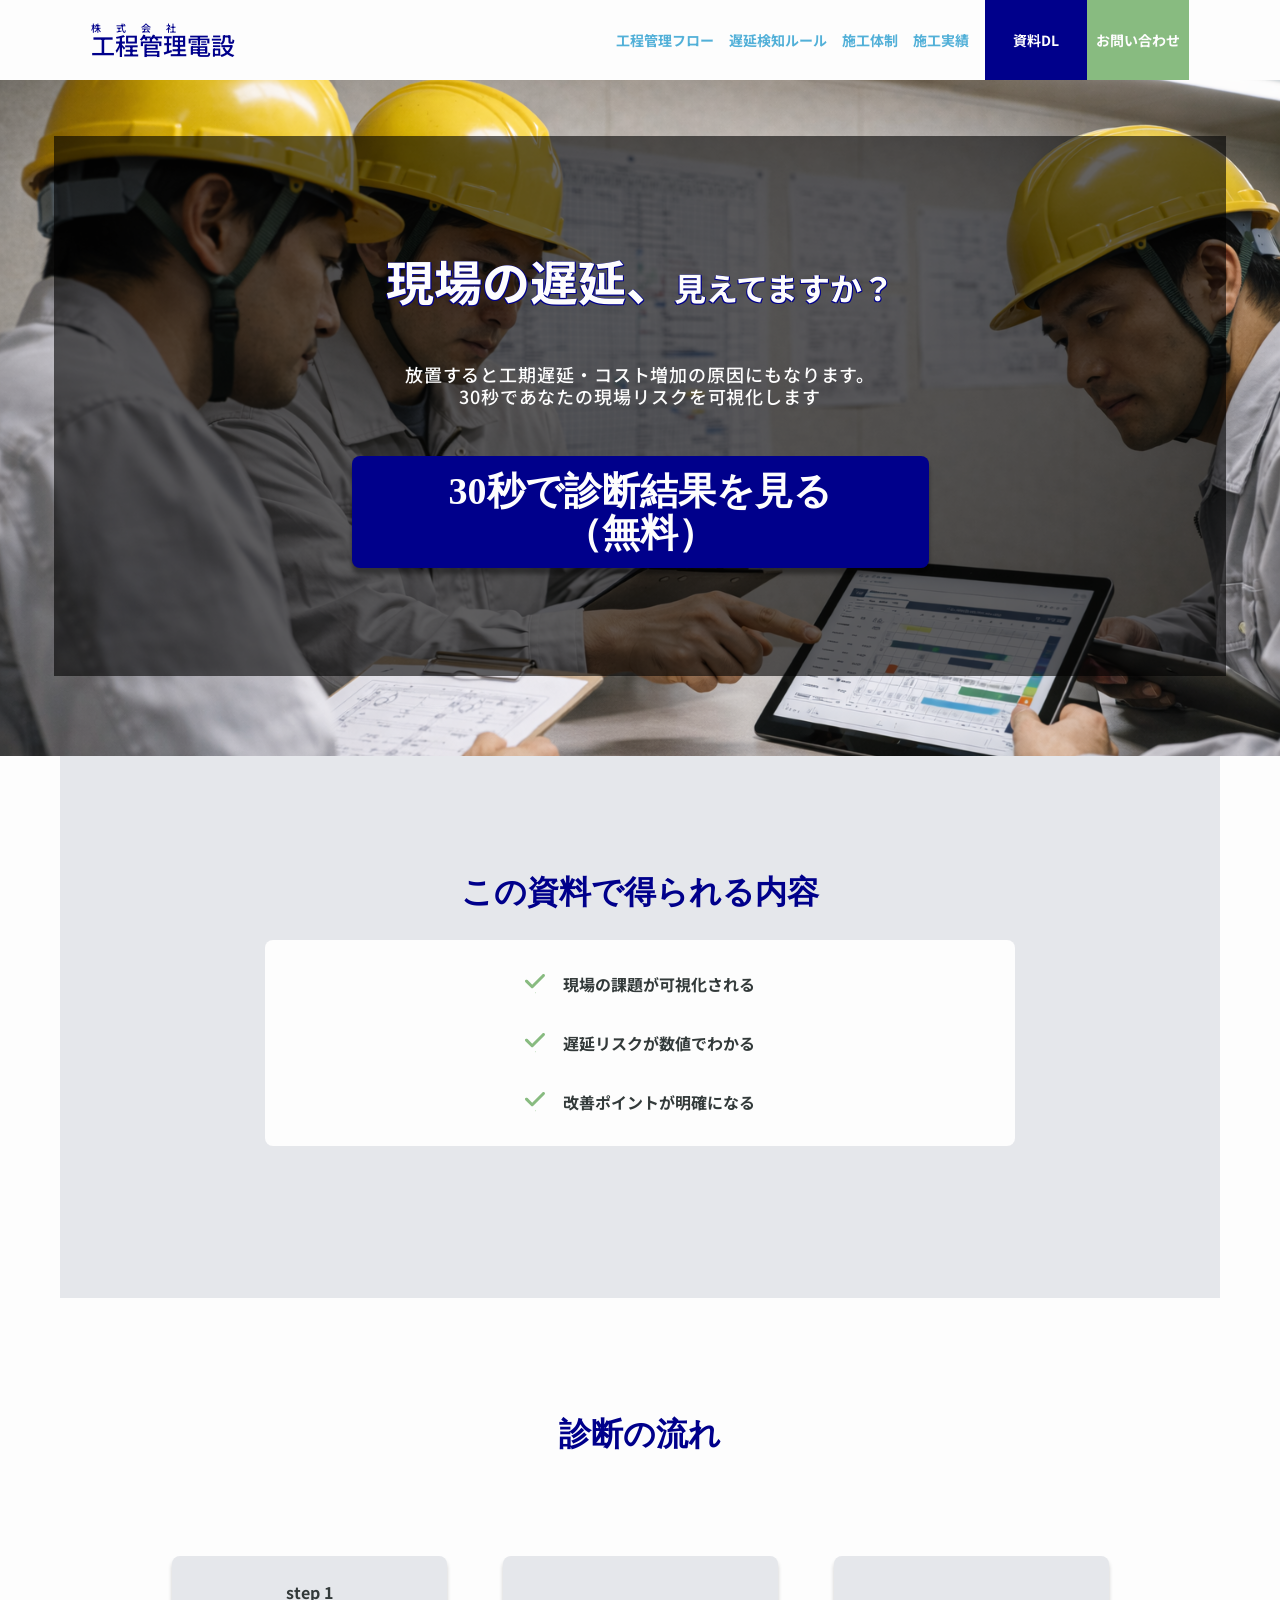
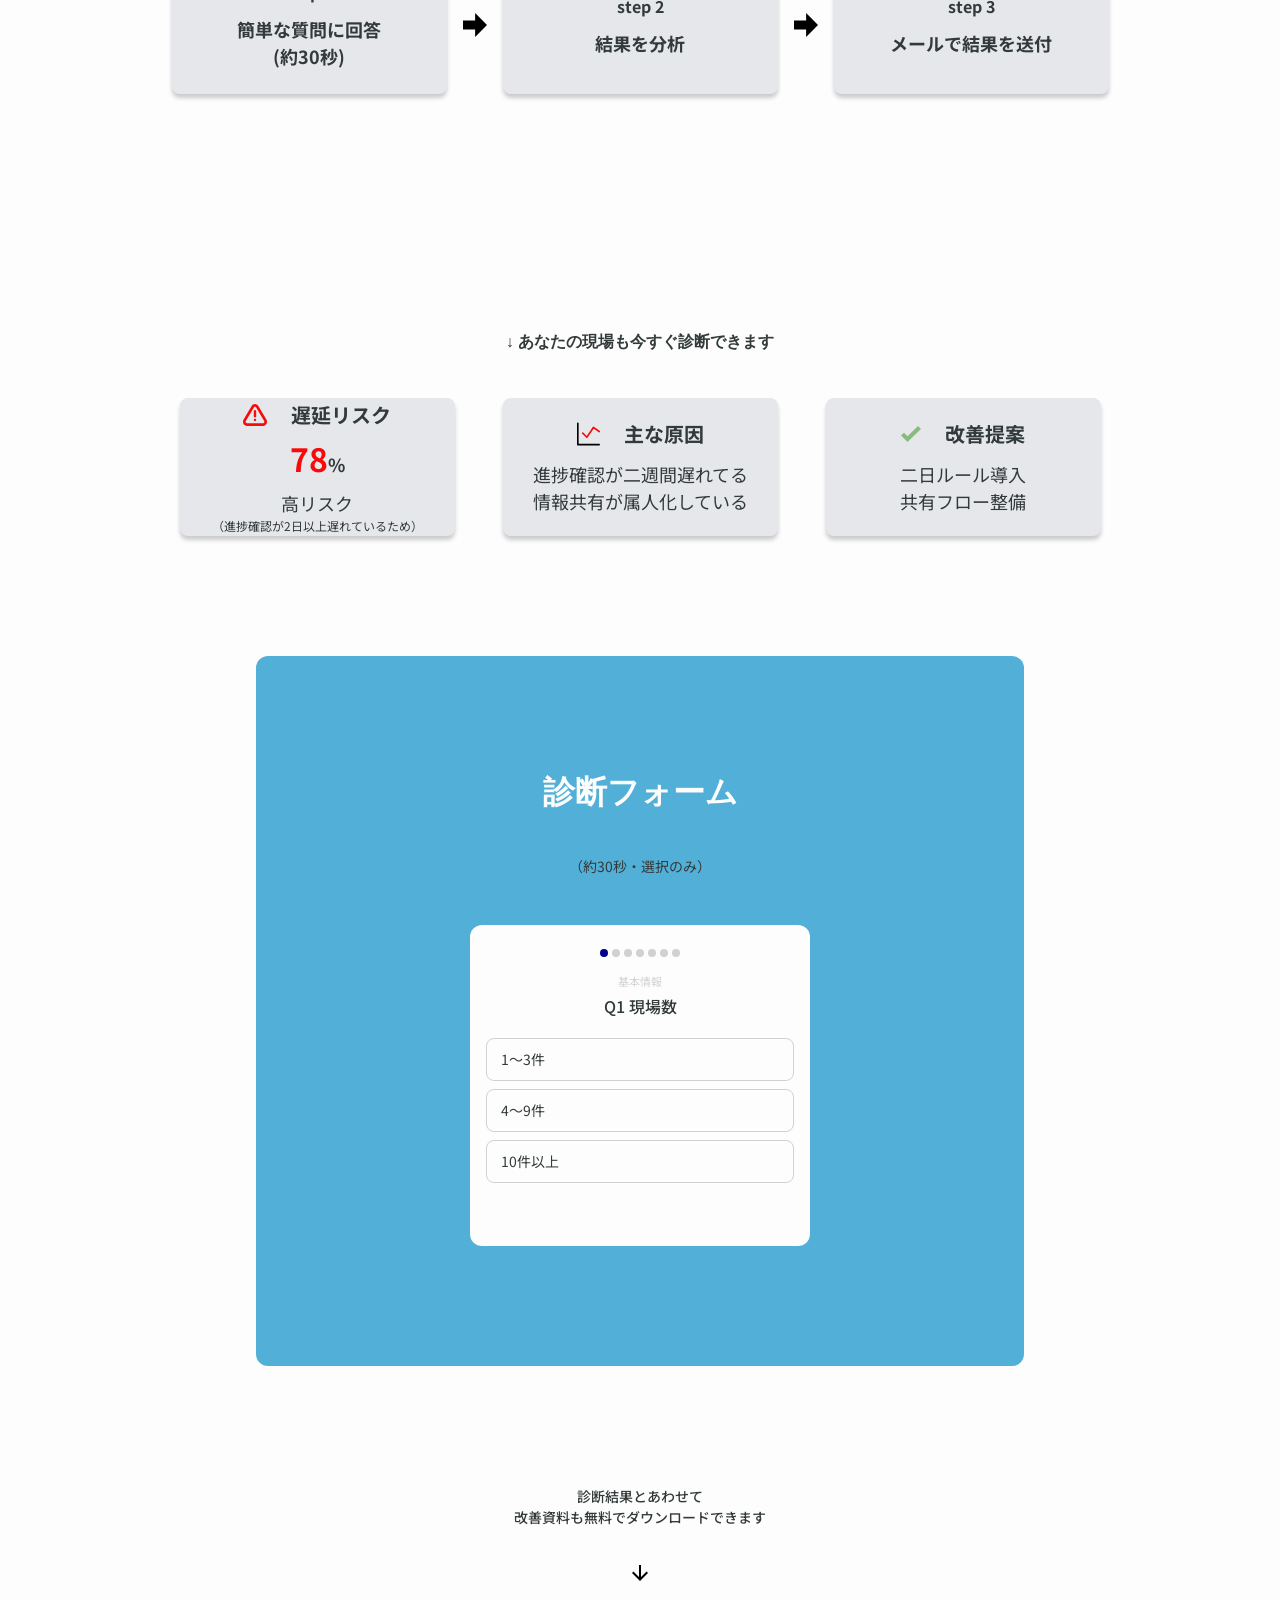
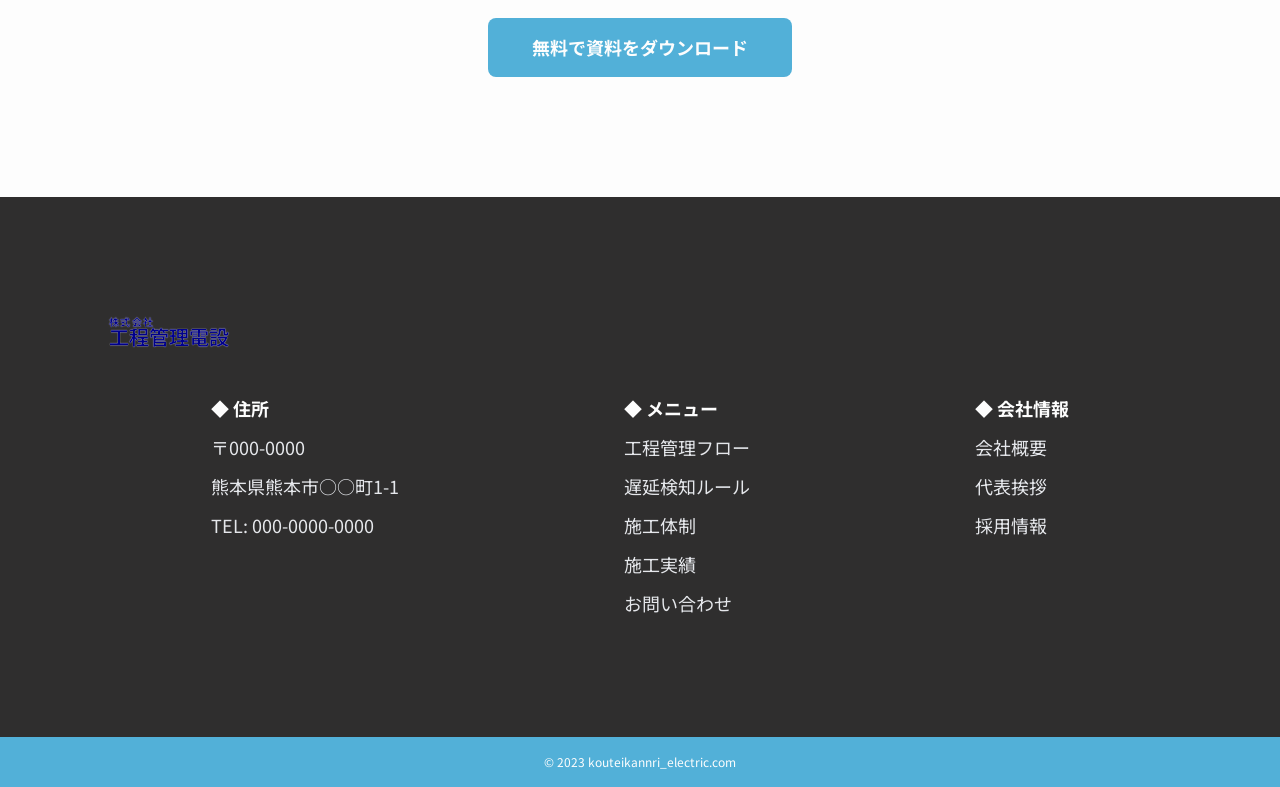
<file: sindan.html>
<!DOCTYPE html>
<html lang="ja">
<head>
    <meta charset="UTF-8">
    <meta name="viewport" content="width=device-width, initial-scale=1.0">
    <meta name="description" content="工期遅延を“2日以内”に検知・是正。工期遵守率９８％｜遅延リスクを最小化">
    <!-- favicon apple-touch-icon -->
    <link rel="shortcut icon" href="assets/images/favicon.svg">
    <link rel="apple-touch-icon" sizes="180x180" href="assets/images/apple-touch-icon.svg">
    <link rel="icon" type="image/png" href="assets/images/android-chrome-256x256.svg">
    <title>株式会社工程管理電設</title>
    <!-- web fonts -->
    <link rel="preconnect" href="https://fonts.googleapis.com">
    <link rel="preconnect" href="https://fonts.gstatic.com" crossorigin>
    <link href="https://fonts.googleapis.com/css2?family=Noto+Sans+JP:wght@100..900&display=swap" rel="stylesheet">
    <!-- css -->
    <link rel="stylesheet" href="assets/css/common.css">
    <link rel="stylesheet" href="assets/css/destyle.css">
    <link rel="stylesheet" href="assets/css/sindan.css">

    
</head>
<body>
    <div id="container" class="container">
        <header class="header">
            <h1 class="header__topic"><a href="index.html"><span>株式会社</span>工程管理電設</a></h1>
            <!-- PC用ナビリンク（スマホ非表示） -->
            <ul class="header__nav">
                <li class="header__nav-item"><a href="index.html#about">工程管理フロー</a></li>
                <li class="header__nav-item"><a href="index.html#process">遅延検知ルール</a></li>
                <li class="header__nav-item"><a href="index.html#system">施工体制</a></li>
                <li class="header__nav-item"><a href="index.html#results">施工実績</a></li>
            </ul>
            <div class="header__cta">
                <a href="dl.html" class="header__cta-dl">資料DL</a>
                <a href="dl.html#inquiry" class="header__cta-contact">お問い合わせ</a>
            </div>
            <nav class="nav">
                <div class="nav__inner">
                    <div class="nav__header">
                        <p class="nav__topic"><a href="index.html"><span>株式会社</span>工程管理電設</a></p>
                        <!-- 閉じるボタン -->
                        <button class="nav__btn">
                            <img src="assets/images/close-btn.svg" alt="close">
                        </button>
                    </div>
                    <!-- menu -->
                    <div class="nav__menu">
                        <div class="nav__cta">
                            <a href="dl.html" class="nav__cta-item">
                                <img src="assets/images/nav-dl.svg" alt="">
                                <span class="nav__cta-link--txt">資料ダウンロード</span>
                            </a>
                            <a href="dl.html#inquiry" class="nav__cta-item">
                                <img src="assets/images/nav-contact.svg" alt="">
                                <span class="nav__cta-link--txt">お問い合わせ</span>
                            </a>
                        </div>
                        <div class="nav__menu-box">
                            <p class="nav__menu-label">menu</p>
                            <ul class="nav__list">
                                <li class="nav__item"><a href="index.html#about">工程管理フロー</a></li>
                                <li class="nav__item"><a href="index.html#process">遅延検知ルール</a></li>
                                <li class="nav__item"><a href="index.html#system">施工体制</a></li>
                                <li class="nav__item"><a href="index.html#results">施工実績</a></li>
                            </ul>
                        </div>
                    </div>
                </div>
            </nav>
            <!-- .header__btn -->
            <button class="header__btn">
                <img src="assets/images/header--menu.svg" alt="ハンバーガーメニュー">
            </button>
             
        </header>

        <!-- main -->
        <main class="main">
            <article class="article">
                <!-- fv -->
                <section class="fv">
                    <div class="fv__inner">
                        <h2 class="fv__catch"><sapn class="fv__catch--point">現場の遅延、</sapn>見えてますか？</h2>
                        <p class="fv__note">放置すると工期遅延・コスト増加の原因にもなります。<br>30秒であなたの現場リスクを可視化します</p>
                        <a href="sindan.html#shindan-form" class="fv__cta">
                            <span class="fv__cta-text">30秒で診断結果を見る</span>
                            <span class="fv__cta-sub">（無料）</span>
                        </a>
                    </div>
                </section>

                <!-- contents -->
                <section class="section section--contents">
                    <h3 class="topic">この資料で得られる内容</h3>
                    <div class="contents__item">
                        <p class="contents__text"><img src="assets/images/system-check.svg" alt="チェックマーク">現場の課題が可視化される</p>
                        <p class="contents__text"><img src="assets/images/system-check.svg" alt="チェックマーク">遅延リスクが数値でわかる</p>
                        <p class="contents__text"><img src="assets/images/system-check.svg" alt="チェックマーク">改善ポイントが明確になる</p>
                    </div>

                </section>

                <section class="section section--flow">
                    <div class="topic">診断の流れ</div>
                    <div class="flow__step">
                        <div class="flow__item">
                            <p class="flow__item--catch">step 1</p>
                            <h2 class="flow__item--tile">簡単な質問に回答<br>(約30秒)</h2>
                        </div>
                        <div class="flow__item--arrow">
                            <img src="assets/images/sindan__flow__item--arrow.svg" alt="矢印">
                        </div>
                        <div class="flow__item">
                            <p class="flow__item--catch">step 2</p>
                            <h2 class="flow__item--tile">結果を分析</h2>
                        </div>
                        <div class="flow__item--arrow">
                            <img src="assets/images/sindan__flow__item--arrow.svg" alt="矢印">
                        </div>
                        <div class="flow__item">
                            <p class="flow__item--catch">step 3</p>
                            <h2 class="flow__item--tile">メールで結果を送付</h2>
                        </div>
                    </div>
                </section>

                <!-- number -->
                <section class="section section--number">
                    <div class="topic">
                        <h2 class="topic__small">↓ あなたの現場も今すぐ診断できます</h2>
                    </div>
                    <div class="number__container">
                        <div class="number__item">
                            <div class="number__title">
                                <img src="assets/images/number__item--alarm.svg" alt="アラーム">
                                <h3 class="number__lead">遅延リスク</h3>
                            </div>
                            <p class="number__num"><span class="number__red">78</span>%</p>
                            <p class="number__text">高リスク<span class="number__br">（進捗確認が2日以上遅れているため）</span></p>
                        </div>
                        <div class="number__item">
                            <div class="number__title">
                                <img src="assets/images/grapth.svg" alt="グラフ">
                                <h3 class="number__lead">主な原因</h3>
                            </div>
                            <p class="number__text">進捗確認が二週間遅れてる<br>情報共有が属人化している</p>
                        </div>
                        <div class="number__item">
                            <div class="number__title">
                                <img src="assets/images/about-check.svg" alt="アラーム">
                                <h3 class="number__lead">改善提案</h3>
                            </div>
                            <p class="number__text">二日ルール導入<br>共有フロー整備</p>
                        </div>
                    </div>
                </section>
            
                <!-- お問い合わせフォーム -->
                <section id="shindan-form" class="section section--shindan">
                    <div class="topic">
                        <h2 class="topic__white">診断フォーム</h2>
                    </div>
                    <p class="inquiry__text">
                        （約30秒・選択のみ）
                    </p>

                    <div class="shindan__card">
                        <div class="shindan__progress" id="shindanProgress"></div>
                        <div class="shindan__slides" id="shindanSlides"></div>
                        <div class="shindan__nav">
                        <button class="shindan__back" id="shindanBack">◀ 戻る</button>
                        <button class="shindan__next" id="shindanNext">次へ ▶</button>
                        </div>
                    </div>
                </section>

                <section class="section section--dl">
                    <p class="dl__lead">診断結果とあわせて<br>改善資料も無料でダウンロードできます</p>
                    <div class="dl__arrow">
                        <img src="assets/images/sindan__dl--down-arrow.svg" alt="矢印">
                    </div>
                    <a href="dl.html" class="dl__cta">無料で資料をダウンロード</a>
                </section>
            </article>
        </main>
      
        <!-- footer -->
        <footer class="footer">
            <div class="footer__inner">
                <h2 class="footer__logo"><a href="index.html"><span class="footer__logo-span">株式会社</span>工程管理電設</a></h2>
                <div class="footer__container">
                    <div class="footer__address">
                        <p class="footer__title">住所</p>
                        <p class="footer__text">〒000-0000</p>
                        <p class="footer__text">熊本県熊本市○○町1-1</p>
                        <p class="footer__text">TEL: 000-0000-0000</p>
                    </div>
                    <div class="footer__menu">
                        <p class="footer__title">メニュー</p>
                        <ul class="footer__list">
                            <li class="footer__text"><a href="index.html#about">工程管理フロー</a></li>
                            <li class="footer__text"><a href="index.html#process">遅延検知ルール</a></li>
                            <li class="footer__text"><a href="index.html#system">施工体制</a></li>
                            <li class="footer__text"><a href="index.html#results">施工実績</a></li>
                            <li class="footer__text"><a href="index.html#inquiry">お問い合わせ</a></li>
                        </ul>
                    </div>
                    <div class="footer__company">
                        <p class="footer__title">会社情報</p>
                        <p class="footer__text"><a href="about.html">会社概要</a></p>
                        <p class="footer__text"><a href="ceo.html">代表挨拶</a></p>
                        <p class="footer__text"><a href="career.html">採用情報</a></p>
                    </div>

                </div>
            </div>
            <small class="footer__copy">&copy; 2023 kouteikannri_electric.com</small>
        </footer>
    </div>
    <script src="https://code.jquery.com/jquery-3.7.0.min.js" integrity="sha256-2Pmvv0kuTBOenSvLm6bvfBSSHrUJ+3A7x6P5Ebd07/g=" crossorigin="anonymous"></script>
    <script src="assets/js/main.js"></script>
</body>
</html>
</file>
<file: assets/css/common.css>
@charset "UTF-8";
/* ===========================
common css
============================== */
:root{
    --primary-color-navy-blue: #00008B;
    --primary-color-light-blue: #52B0D8;
    --accent-color-red: #F80A0A;
    --accent-color-green: #88BB80;
    --base-color-white: #fdfdfd;
    --base-color-black: #333A3A;
    --accent-color-gray: #D1D1D1;
    --base-color-gray: #E5E7EB;
    --base-color-dark-gray: #2F2E2E;
    --base-color-light-gray: #F5F6F7;
    --base-color-midle-gray: #D9D9D9;
    --content-width: 91.4%;
    --content-width-secondary: 42.9%;
    --content-padding: 4.2%;
}

html {
    font-size: 62.5%;
}

body {
    font-family:
        'Noto Sans JP',
        Arial,
        sans-serif;
    font-style: normal;
    color: var(--base-color-black, #333A3A);
    background-color: var(--base-color-white, #fdfdfd);
    line-height: 1.5;
}

img {
    max-width: 100%;
    height: auto;
}

.topic {
    text-align: center;
    font-family: Arial;
    font-size: 2.4rem;
    line-height: 1;
    font-weight: 700;
    margin: 0 auto;
    color: var(--primary-color-navy-blue, #00008B);/* デフォルトは紺 */
}

.btn {
    display: block;
    width: 100%;
    padding: 16px;
    border-radius: 4px;
    text-align: center;
    font-size: 1.6rem;
    font-weight: 700;
    line-height: 1;
    transition: opacity 0.3s;
}

.btn:hover {
    opacity: 0.7;
}

/* 紺ボタン */
.btn--primary {
    background: var(--primary-color-navy-blue);
    color: var(--base-color-white);
}

/* 水色ボタン */
.btn--secondary {
    background: var(--primary-color-light-blue);
    color: var(--base-color-white);
}

@media screen and (min-width: 769px) {
    .topic {
        font-size: 3.2rem;
        line-height: 1;
    }

    .sp-br {
        display: none;
    }
}

/* ===========================
header
============================== */
.header {
    position: fixed;
    top: 0;
    left: 0;
    width: 100%;
    z-index: 200;
    padding: 0 4.2%;
    height:56px;
    display: flex;
    align-items: center;
    justify-content: space-between;
    background-color: var(--base-color-white, #fdfdfd);
}

.main {
  padding-top: 0;
}

.fv {
    padding-top: 56px;
}

.header__topic,
.nav__topic,
.nav__logo {
    font-size: 2rem;
    font-weight: 500;
    color: var(--primary-color-navy-blue, #00008B);
    line-height: 1;
}

.header__topic span,
.nav__topic span,
.nav__logo span {
    font-size: 1rem;
    letter-spacing: 0.15em;
    display: block;
}

.header__nav {
    display: none;
}

@media (min-width: 768px) {

    /* ヘッダー高さ */
    .header {
        height: 80px;
        padding: 0 91px;
        gap: 16px;
    }

    .main {
        padding-top: 0;
    }

    /* .fv {
        padding-top: 80px;
    } */

    .header__topic {
        margin-right: auto;
    }

    .header__topic,
    .nav__topic,
    .nav__logo {
        font-size: 2.4rem;
        font-weight: 500;
        color: var(--primary-color-navy-blue, #00008B);
        line-height: 1;
    }

    .header__topic span,
    .nav__topic span,
    .nav__logo span {
        font-size: 1rem;
        letter-spacing: 1.5em;
        display: block;
    }
}
@media screen and (min-width: 768px) and (max-width: 1200px) {
    .header {
        padding: 0 4.2%;
    }
}


/* ===========================
navの初期表示
============================== */

.nav {
    position: fixed;
    width: 100%;
    height: 100vh;
    top: 0;
    left: 0;
    background-color: var(--accent-color-green, #88BB80);
    transform: translateY(-100%);
    transition: transform 0.3s ease-in-out;
    z-index: 99;
}

.nav.is-open {
    transform: translateY(0);
}

.nav__inner {
    position: relative;
    width: 100%;
    min-height: 100vh;
    background-color: var(--base-color-light-gray);
    box-sizing: border-box;
}

.nav__header {
    display: flex;
    align-items: center;
    justify-content: space-between;
    background: var(--base-color-white, #fdfdfd);
    height: 56px; 
    gap: 16px;
    padding: 0 var(--content-padding, 4.2%);
}

.nav__topic {
    margin: 0;
    line-height: 1.2;
}

.nav__btn {
    position: static;
    width: 56px;
    height: 56px;
    border: none;
    background: transparent;
    display: inline-flex;
    align-items: center;
    justify-content: center;
    cursor: pointer;
}

.nav__btn-label {
    display: none;
}

.nav__btn img {
    width: 100%;
    height: auto;
    display: block;
}

/* スマホ：PC用CTAを非表示 */
.header__cta {
    display: none;
}

/* PC：PC用CTAを表示、ハンバーガーを非表示 */
@media (min-width: 768px) {
    .header__cta {
        display: flex;
    }
    
    .header__btn {
        display: none;
    }

    .nav__item {
        font-size: 1.8rem;
        color: var(--primary-color-light-blue, #52B0D8);
    }

     /* ナビリンク表示 */
    .header__nav {
        display: flex;
        align-items: center;
        gap: 15px;
        list-style: none;
    }

    .header__nav-item a {
        font-size: 1.4rem;
        font-weight: 700;
        color: var(--primary-color-light-blue);
        text-decoration: none;
    }

    /* CTAボタン */
    .header__cta-dl {
        display: flex;
        align-items: center;
        justify-content: center;
        width: 102px;
        height: 80px;
        background: var(--primary-color-navy-blue);
        color: var(--base-color-white);
        font-size: 1.4rem;
        font-weight: 700;
        text-decoration: none;
        text-align: center;
    }

    .header__cta-contact {
        display: flex;
        align-items: center;
        justify-content: center;
        width: 102px;
        height: 80px;
        background: var(--accent-color-green);
        color: var(--base-color-white);
        font-size: 1.4rem;
        font-weight: 700;
        text-decoration: none;
        text-align: center;
    }
}

/* nav__cta */

.nav__cta {
    display: grid;
    grid-template-columns: repeat(2, 1fr);
    gap: 16px;
    padding: 32px var(--content-padding, 4.2%);
}

.nav__cta-item img {
    width: 40px;
    height: 40px;
    object-fit: contain;
}

.nav__cta-item {
    display: flex;
    flex-direction: column;
    align-items: center;
    padding: 12px 0;
    background: var(--primary-color-navy-blue, #00008B);
    gap: 8px;
    border-radius: 12px;
}

.nav__cta-item:last-of-type {
    background: var(--accent-color-green, #88BB80);
}

.nav__menu-box {
    border-top: #E5E5E5 1px solid;
    padding-top: 32px;
}

.nav__menu-label {
    font-family: Arial;
    font-size: 2.4rem;
    font-weight: 700;
    padding: 0 var(--content-padding, 4.2%);
}

.nav__list {
    margin: 0;
    padding: 0;
    list-style: none;
    display: grid;
    gap: 14px;
}

.nav__item {
    color: var(--base-color-black, #333A3A);
    text-decoration: none;
    margin-top: 32px;
    font-size: 1.6rem;
    font-weight: 700;
    line-height: 1;
    display:flex;
    align-items: center;
}

.nav__item::before {
    content: '';
    display: inline-block;
    width: 32px;
    height: 2px;
    background-color: var(--base-color-black, #333A3A);
    margin-right: 16px;
}
.nav__cta-link--txt {
    color: var(--base-color-white, #fdfdfd);
    font-size: 1.6rem;
    font-weight: 700;
}

/* =============
footer
=============== */
.footer__inner {
    padding: 48px var(--content-padding);
    background: var(--base-color-dark-gray);
}

.footer__logo {
    font-size: 2rem;
    font-weight: 500;
    color: var(--primary-color-navy-blue, #00008B);
    line-height: 1;
}

.footer__logo-span {
    font-size: 1rem;
    letter-spacing: 0.15em;
    display: block;
}

/* ロゴのリンク色 */
.footer__logo a {
    color: var(--primary-color-navy-blue);
    text-decoration: none;
}

.footer__logo,
.footer__logo-span {
    text-shadow: 0 0 1px var(--base-color-white);
}

/* 住所・メニュー・会社情報の3列エリア */
.footer__container {
    margin-top: 32px;
    display: flex;
    flex-direction: column; /* スマホは縦並び */
    gap: 24px;
}

/* 各セクションのタイトル（◆住所など） */
.footer__title {
    font-size: 1.4rem;
    font-weight: 700;
    color: var(--base-color-white);
}

.footer__title::before {
    content: '◆';
    margin-right: 4px;
}

/* テキスト・リンク共通 */
.footer__text {
    font-size: 1.2rem;
    color: var(--base-color-gray);
    margin-top: 12px;
}

.footer__text a {
    color: var(--base-color-gray);
    text-decoration: none;
}

/* コピーライト */
.footer__copy {
    display: block;
    text-align: center;
    padding: 16px;
    font-size: 1.2rem;
    background: var(--primary-color-light-blue);
    color: var(--base-color-white);
}

@media (min-width: 768px) {
    /* ドットが抜けていたので修正 */
    .footer__inner {
        padding: 120px 8.5%;
        align-items: flex-start;
    }

    .footer__container {
        margin-top: 48px; /* 指定通り修正 */
        display: flex;
        flex-direction: row; /* 横並びに変更 */
        gap: 225px; /* カード間225px */
        justify-content: center;
    }

    .footer__title {
        font-size: 1.8rem;
    }

    .footer__text {
        font-size: 1.8rem;
    }
}

@media screen and (min-width: 768px) and (max-width: 1200px) {
    .footer__container {
        gap: 20px;
        justify-content: space-between;
    }
}
</file>
<file: assets/css/destyle.css>
/*! destyle.css v4.0.0 | MIT License | https://github.com/nicolas-cusan/destyle.css */

/* Reset box-model and set borders */
/* ============================================ */

*,
::before,
::after {
  box-sizing: border-box;
  border-style: solid;
  border-width: 0;
}

/* Document */
/* ============================================ */

/**
 * 1. Correct the line height in all browsers.
 * 2. Prevent adjustments of font size after orientation changes in iOS.
 * 3. Remove gray overlay on links for iOS.
 */

html {
  line-height: 1.15; /* 1 */
  -webkit-text-size-adjust: 100%; /* 2 */
  -webkit-tap-highlight-color: transparent; /* 3*/
}

/* Sections */
/* ============================================ */

/**
 * Remove the margin in all browsers.
 */

body {
  margin: 0;
}

/**
 * Render the `main` element consistently in IE.
 */

main {
  display: block;
}

/* Vertical rhythm */
/* ============================================ */

p,
table,
blockquote,
address,
pre,
iframe,
form,
figure,
dl {
  margin: 0;
}

/* Headings */
/* ============================================ */

h1,
h2,
h3,
h4,
h5,
h6 {
  font-size: inherit;
  font-weight: inherit;
  margin: 0;
}

/* Lists (enumeration) */
/* ============================================ */

ul,
ol {
  margin: 0;
  padding: 0;
  list-style: none;
}

/* Lists (definition) */
/* ============================================ */

dt {
  font-weight: bold;
}

dd {
  margin-left: 0;
}

/* Grouping content */
/* ============================================ */

/**
 * 1. Add the correct box sizing in Firefox.
 * 2. Show the overflow in Edge and IE.
 */

hr {
  box-sizing: content-box; /* 1 */
  height: 0; /* 1 */
  overflow: visible; /* 2 */
  border-top-width: 1px;
  margin: 0;
  clear: both;
  color: inherit;
}

/**
 * 1. Correct the inheritance and scaling of font size in all browsers.
 * 2. Correct the odd `em` font sizing in all browsers.
 */

pre {
  font-family: monospace, monospace; /* 1 */
  font-size: inherit; /* 2 */
}

address {
  font-style: inherit;
}

/* Text-level semantics */
/* ============================================ */

/**
 * Remove the gray background on active links in IE 10.
 */

a {
  background-color: transparent;
  text-decoration: none;
  color: inherit;
}

/**
 * 1. Remove the bottom border in Chrome 57-
 * 2. Add the correct text decoration in Chrome, Edge, IE, Opera, and Safari.
 */

abbr[title] {
  text-decoration: underline dotted; /* 2 */
}

/**
 * Add the correct font weight in Chrome, Edge, and Safari.
 */

b,
strong {
  font-weight: bolder;
}

/**
 * 1. Correct the inheritance and scaling of font size in all browsers.
 * 2. Correct the odd `em` font sizing in all browsers.
 */

code,
kbd,
samp {
  font-family: monospace, monospace; /* 1 */
  font-size: inherit; /* 2 */
}

/**
 * Add the correct font size in all browsers.
 */

small {
  font-size: 80%;
}

/**
 * Prevent `sub` and `sup` elements from affecting the line height in
 * all browsers.
 */

sub,
sup {
  font-size: 75%;
  line-height: 0;
  position: relative;
  vertical-align: baseline;
}

sub {
  bottom: -0.25em;
}

sup {
  top: -0.5em;
}

/* Replaced content */
/* ============================================ */

/**
 * Prevent vertical alignment issues.
 */

svg,
img,
embed,
object,
iframe {
  vertical-align: bottom;
}

/* Forms */
/* ============================================ */

/**
 * Reset form fields to make them styleable.
 * 1. Make form elements stylable across systems iOS especially.
 * 2. Inherit text-transform from parent.
 */

button,
input,
optgroup,
select,
textarea {
  -webkit-appearance: none; /* 1 */
  appearance: none;
  vertical-align: middle;
  color: inherit;
  font: inherit;
  background: transparent;
  padding: 0;
  margin: 0;
  border-radius: 0;
  text-align: inherit;
  text-transform: inherit; /* 2 */
}

/**
 * Correct cursors for clickable elements.
 */

button,
[type="button"],
[type="reset"],
[type="submit"] {
  cursor: pointer;
}

button:disabled,
[type="button"]:disabled,
[type="reset"]:disabled,
[type="submit"]:disabled {
  cursor: default;
}

/**
 * Improve outlines for Firefox and unify style with input elements & buttons.
 */

:-moz-focusring {
  outline: auto;
}

select:disabled {
  opacity: inherit;
}

/**
 * Remove padding
 */

option {
  padding: 0;
}

/**
 * Reset to invisible
 */

fieldset {
  margin: 0;
  padding: 0;
  min-width: 0;
}

legend {
  padding: 0;
}

/**
 * Add the correct vertical alignment in Chrome, Firefox, and Opera.
 */

progress {
  vertical-align: baseline;
}

/**
 * Remove the default vertical scrollbar in IE 10+.
 */

textarea {
  overflow: auto;
}

/**
 * Correct the cursor style of increment and decrement buttons in Chrome.
 */

[type="number"]::-webkit-inner-spin-button,
[type="number"]::-webkit-outer-spin-button {
  height: auto;
}

/**
 * Correct the outline style in Safari.
 */

[type="search"] {
  outline-offset: -2px; /* 1 */
}

/**
 * Remove the inner padding in Chrome and Safari on macOS.
 */

[type="search"]::-webkit-search-decoration {
  -webkit-appearance: none;
}

/**
 * 1. Correct the inability to style clickable types in iOS and Safari.
 * 2. Fix font inheritance.
 */

::-webkit-file-upload-button {
  -webkit-appearance: button; /* 1 */
  font: inherit; /* 2 */
}

/**
 * Fix appearance for Firefox
 */
[type="number"] {
  -moz-appearance: textfield;
}

/**
 * Clickable labels
 */

label[for] {
  cursor: pointer;
}

/* Interactive */
/* ============================================ */

/*
 * Add the correct display in Edge, IE 10+, and Firefox.
 */

details {
  display: block;
}

/*
 * Add the correct display in all browsers.
 */

summary {
  display: list-item;
}

/*
 * Remove outline for editable content.
 */

[contenteditable]:focus {
  outline: auto;
}

/* Tables */
/* ============================================ */

/**
1. Correct table border color inheritance in all Chrome and Safari.
*/

table {
  border-color: inherit; /* 1 */
  border-collapse: collapse;
}

caption {
  text-align: left;
}

td,
th {
  vertical-align: top;
  padding: 0;
}

th {
  text-align: left;
  font-weight: bold;
}
</file>
<file: assets/css/top.css>
@charset "UTF-8";
/* ===========================
fv
============================== */
.fv {
    background-image: url('../images/fv_sp.jpg'); /* 背景画像のパスを修正 */
    background-size: cover;
    background-position: center;
    background-repeat: no-repeat;
    height: 460px;
    display: flex;
    align-items: center;
    justify-content: center;
}

.fv__inner {
    width: 100%;
    height: 100%;
    text-align: center;
    color: white; /* テキスト色を白に */
    display: flex;
    flex-direction: column;
    gap: 20px; /* 要素間の間隔 */
    background-color: rgba(0, 0, 0, 0.4); /* 半透明の背景を追加 */
    padding: 20px;
    justify-content: center;
}

.fv__catch {
    font-size: 2.4rem;
    font-weight: bold;
    margin: 0;
    color: var(--primary-color-navy-blue);
    text-shadow: -0.5px -0.5px 0 white, 0.5px -0.5px 0 white, -1px 1px 0 white, 0.5px 0.5px 0 white; /* 白い輪郭 */
}

.fv__catch--subtitle {
    font-size: 1.8rem;
    color: var(--primary-color-navy-blue);
    text-shadow: -0.5px -0.5px 0 white, 0.5px -0.5px 0 white, -1px 1px 0 white, 0.5px 0.5px 0 white; /* 白い輪郭 */
}

.fv__lead {
    font-size: 1.8rem;
    margin: 0;
    font-weight: 700;
}

.fv__cta-wrap {
    display: flex;
    flex-direction: column; /* 縦に並べる */
    gap: 10px;
    align-items: center;
}

.fv__cta {
    display: inline-block;
    padding: 15px 8px;
    width: 202px;
    height:54px;
    position: relative; /* これが必須 */
    background-color: var(--primary-color-light-blue, #52B0D8);
    font-size: 1.6rem;
    font-weight: 700;
    color: var(--base-color-white, #fdfdfd);
    text-decoration: none;
    border-radius: 8px;
    padding-right: 30px; /* アイコン分確保 */
}

.fv__cta::after {
    content: '';
    display: inline-block;
    width: 16px;
    height: 16px;
    background-image: url('../images/cta-arrow-icon.svg');
    background-size: contain;
    background-repeat: no-repeat;
    position: absolute;
    right: 10px;
    top: 50%;
    transform: translateY(-50%);
}

.fv__cta--download {
    background-color: var(--primary-color-navy-blue, #52B0D8);
}

.fv__img {
    display: none;
}


@media screen and (min-width: 769px){

    .fv {
        background: var(--base-color-white);
        justify-content: space-between;
        height: 700px;
        align-items: stretch;
    }

    .fv__inner {
        text-align: left;
        background-color: transparent; /* オーバーレイなし */
        width: 50%;
        padding: 0 5%;
        justify-content: center;
        margin: 0 auto;
    }

    .fv__img {
        display: block;
        width: 50%;
    }

    .fv__img img {
        width: 100%;
        height: 100%;
        object-fit: cover;
    }

    .fv__catch {
        font-size: 3.2rem;
        color: var(--primary-color-navy-blue);
        text-shadow: none;
    }

    .fv__catch-pc {
        font-size: 5.6rem; /* 2日以内を強調 */
        font-weight: 700;
    }

    .fv__catch--subtitle {
        font-size: 3.2rem;
        font-weight: 700;
        text-shadow: none;
    }

    .fv__lead {
        font-size: 2rem;
        text-align: center;
        color: var(--base-color-black);
    }

    .fv__cta-wrap {
        flex-direction: row; /* 横並びに */
        align-items: center;
        margin-top: 32px;
        justify-content: center; /* 中央寄せ */
        gap: 28px; /* ボタン間28px */
    }

    .fv__cta {
        width: 282px;
        height: 66px;
        display: flex;
        align-items: center;
        justify-content: center;
        font-size: 1.8rem;
        padding: 0; /* スマホのpaddingをリセット */
    }

    .sp-br {
        display: none;
    }
}

/* about */
.section--about {
    padding: 48px var(--content-padding, 4.2%);
}
.topic--light--blue {
    color: var(--primary-color-light-blue, #52B0D8);

}
.fv__catch-color {
    color: var(--primary-color-navy-blue, #00008B);
}

.about__title {
    font-size: 1.4rem;
    margin-top:32px;
    text-align: center;
}

.about__lead {
    font-size: 1.4rem;
    margin-top:32px;
    text-align: center;
}

.about__flow {
    display: flex;
    flex-direction: column;
    align-items: center;
    gap: 24px; /* カード間余白 */
}

.about__flow-item {
    width: 180px;
    padding: 16px;
    background: #fff;
    border: 2px solid #333;
    border-radius: 12px;
    text-align: center;
    box-shadow: 0 4px 8px rgba(0,0,0,0.1);
}

.about__flow-item:first-of-type {
    margin-top: 32px;
}

.about__flow-lead {
    display: flex;
    align-items: center;
    justify-content: center;
    gap: 8px;
}

.about__flow-label {
    font-size: 1.6rem;
    font-weight: 700;
}

.about__flow-text {
    font-size: 1.4rem;
    margin-top: 8px;
    top: 50%;
}

.about__flow-item--active {
    width: 204px;
    height: 100%;
    background: var(--accent-color-red, #F80A0A);
    border: 2px solid #333;
    color: #fff;
    box-shadow: 0 6px 12px rgba(0,0,0,0.2);
}

.about__flow-item--active .about__flow-label {
    font-size: 1.8rem;
}

.about__flow-item--active .about__flow-text {
    font-size: 1.4rem; /* そのままでOK */
}

.about__flow-lead img {
    width: 20px;
    height: 20px;
}

.about__flow-context {
    font-size: 1.4rem;
    margin-top: 32px;
    text-align: left;
}

.about__process {
    position: relative;
    display: flex;
    flex-direction: column;
    align-items: center;
    background: var(--primary-color-light-blue);
    padding: 24px 16px;
    max-width: 256px;
    width: 100%;
    margin: 0 auto;
    display: flex;
    margin-top: 32px;
    border-radius: 8px;
}

.about__process-item {
    position: relative;
    background: #fff;
    color: #333;
    font-weight: 700;
    padding: 10px 8px;
    border-radius: 8px;
    height: 39px;
    text-align: center;
}

.about__process-item + .about__process-item {
    margin-top: 24px;
}

.about__process-item:not(:last-child)::after {
    content: '';
    position: absolute;
    left: 50%;
    transform: translateX(-50%);
    bottom: -40px; /* 下にずらす（ここ調整ポイント） */
    width: 16px;
    height: 16px;
    margin: 24px auto 0; /* テキストとの間24px */
    background-image: url('../images/about-dawn-arrow.svg');
    background-size: contain;
    background-repeat: no-repeat;
}

.about__process-item:not(:last-child) {
    margin-bottom: 40px; /* 矢印分込み */
}

.about__process-text {
    font-size: 1.6rem;
    font-weight: 700;
    top: 50%;
}

/* .about__btn */


.about__btn {
    display: block;
    width: 100%;
    max-width: 288px; /* Figma の横幅を保持 */
    margin: 32px auto 0; /* 中央寄せ */
    padding: 18px 16px;
    background: var(--primary-color-navy-blue);
    color: #fff;
    font-size: 1.6rem;
    font-weight: 700;
    text-align: center;
    border-radius: 8px;
    box-shadow: 0 8px 4px rgba(0,0,0,0.5);
}

@media screen and (min-width: 769px){

    /* aboutセクション */
    .section--about {
        padding: 120px var(--content-padding);
        text-align: center;
    }

    .topic--light--blue {
        font-size: 3.2rem;
    }

    .topic--light--blue .fv__catch-color {
        font-size: 4.8rem;
        line-height: 1;
    }

    .about__title {
        font-size: 1.8rem;
        font-weight: 700;
        margin-top: 48px;
    }

    /* 3つのカードを横並びに */
    .about__flow {
        flex-direction: row;
        justify-content: center;
        align-items: center;
        gap: 56px;
        margin-top: 48px;
    }

    /* 通常カードのサイズ */
    .about__flow-item {
        width: 100%;
        max-width: 200px;
        margin-top: 0;
    }

    .about__flow-item:first-of-type {
        margin-top: 0;
    }
    
    /* 真ん中カードのサイズ */
    .about__flow-item--active {
        max-width: 320px;
        width: 100%;
        height: 200px;
        display: flex;
        flex-direction: column;
        justify-content: center;
    }
    .about__flow-text,
    .about__flow-item--active .about__flow-text {
        font-size: 1.8rem;
        font-weight: 700;
        margin-top: 17px;
    }
    
    .about__flow-context {
        font-size: 1.6rem;
        text-align: center;
        margin-top: 48px;
        display: inline-block; /* インラインブロック化 */
        text-align: left;
    }

    /* about__processを横並びに */
    .about__process {
        display: flex;
        flex-direction: row;
        max-width: 957px;
        gap: 0;
        padding: 24px 32px;
        align-items: center;
        justify-content: center;
        margin-top: 48px;
    }

    .about__process-item {
        height: auto;
        padding: 10px 16px;
        white-space: nowrap;
        margin-bottom: 0;
    }

    .about__process-item + .about__process-item {
        margin-top: 0;
        margin-left: 40px; /* 矢印分 */
    }

    /* 矢印を右向きに */
    .about__process-item:not(:last-child)::after {
        left: auto;
        right: -28px;
        bottom: auto;
        top: 50%;
        transform: translateY(-50%) rotate(-90deg);
        background-image: url('../images/about-dawn-arrow.svg');
        margin: 0;
    }

    .about__process-item:not(:last-child) {
        margin-bottom: 0; /* スマホのmargin-bottomをリセット */
    }

    .about__btn {
        width: 100%;
        max-width: 320px;
        height: 58px;
        font-size: 1.8rem;
        padding: 18px 16px;
        display: flex;
        align-items: center;
        justify-content: center;
        margin-top: 48px;
    }
}

/* problem */
.section--problem {
    padding: 48px var(--content-padding, 4.2%);
}
.problem {
    width: 269px;
    display: flex;
    flex-direction: column;
    margin: 32px auto 0;
    gap: 24px;
}

.problem__item {
    background: var(--base-color-gray, #D1D1D1);
    width: 269px;
    padding: var(--content-padding, 4.2%);
}

.problem__lead {
    color: var(--primary-color-navy-blue, #00008B);
    font-size: 1.8rem;
    font-weight: 700;
    text-align: center;
}



.problem__text {
    font-size: 1.4rem;
    margin-top: 24px;
    text-align: left;
}

@media screen and (min-width: 769px) {
    .section--problem {
        padding: 120px var(--content-padding);
        text-align: center;
        width: 100%;
    }

    .problem {
        flex-direction: row;
        justify-content: space-between;
        width: 100%;
        max-width: 1160px;
        margin: 48px auto 0;
        gap: 0;
    }

    .problem__item {
        width: 340px;
        height: 205px;
        padding: 24px;
    }

    .problem__lead {
        font-size: 2.4rem;
    }

    .problem__text {
        font-size: 1.6rem;
    }
}

/* system */
.section--system {
    padding: 48px var(--content-padding, 4.2%);
    background: #E5E7EB;
}

.system__flow-content {
    background: var(--base-color-white, #fdfdfd);
    display: flex;
    border: 1px solid var(--base-color-black, #333A3A);
    border-radius: 8px;
    flex-direction: column;
    margin: 32px auto 0;
}

.system__flow-topic {
    font-size: 1.8rem;
    font-weight: 700;
    text-align: center;
    margin-top: 32px;
}

.system__flow-lead {
    font-size: 1.4rem;
    font-weight: 500;
    text-align: center;
    margin-top: 32px;
    line-height: 1.3;
}

.system__flow-wrap {
    position: relative;
    display: flex;
    flex-direction: column;
    width: 198px;
    gap: 24px;
    text-align: center;
    align-items: center;
    margin: 0 auto;
    border: 1px solid #E5E7EB;
    border-radius: 8px;
    box-shadow: 0 4px 8px rgba(0,0,0,0.2);
    padding: 16px 8px;
}

.system__flow-wrap:first-of-type {
    margin-top: 32px;
}

.system__flow-arrow{
    width: 24px;
    height: 24px;
    background-image: url('../images/systerm-arrow.svg');
    background-size: contain;
    background-repeat: no-repeat;
    background-position: center;
    margin: 16px auto;
}

.system__flow-subtitle {
    font-size: 1.6rem;
    font-weight: 500;
    text-align: center;
}

.system__flow-list {
    font-size: 1.4rem;
    text-align: left;
}

.system__flow-check {
    margin: 32px auto
}

.system__flow-check-title {
    font-size: 1.6rem;
    font-weight: 700;
}

.system__flow-check-item {
    font-size: 1.6rem;
    margin-top: 10px;
}
.system__flow-check-item img {
    align-items: center;
}

.system__flow-check-item:first-of-type {
    margin-top: 18px;
}

/* step2 */
.system__flow-box {
    margin: 32px auto;
}

.system__flow-text {
    font-size: 1.4rem;
}

.system__flow-text:first-of-type {
    margin-top: 0;
    font-size: 1.4rem;
}

.system__flow-bold {
    font-weight: 700;
}

.system__flow-text-red {
    font-size: 1.6rem;
    margin-top: 18px; 
    border-bottom: 1px solid var(--accent-color-red);
}

/* step3~5 */

.system__flow-band {
    background: var(--base-color-white, #fdfdfd);
    display: flex;
    width: 162px;
    text-align: center;
    border: 2px solid var(--primary-color-navy-blue);
    border-radius: 8px;
    flex-direction: column;
    margin: 32px auto 0;
    padding: 12px 0;
}

.system__flow-band.system__flow-band--active {
    width:204px;
    background: var(--base-color-white);
    border-color: var(--accent-color-red);
    color: var(--base-color-black);
}

.system__flow-number {
    font-size: 1.4rem;
    font-weight: 700;
}
.system__flow-band-item {
    margin-top: 16px;
}
.system__flow-title {
    font-size: 1.8rem;
    font-weight: 700;
}

.system__flow-subtext {
    font-size: 1.4rem;
    font-weight: 700;
    margin-top: 24px;
}

@media screen and (min-width: 769px) {
    .section--system {
        padding: 120px var(--content-padding);
    }

    .system__flow {
        background: var(--base-color-white);
    }

    /* 上段：横並び */
    .system__row--top {
        display: flex;
        margin-top: 48px;
        justify-content: center;
        gap: 0;
    }

    .system__flow-content {
        flex: 1;
        margin: 0;
    }

    /* step1のwrapを横並びに */
    .system__flow-content:first-child .system__flow-wrap,
    .system__flow-content:first-child .system__flow-arrow {
        display: inline-flex;
    }
    /* wrapエリアを横並びのコンテナに */
    .system__flow-content:first-child .system__flow-check {
        margin-top: 24px;
    }

    /* step1のwrapを横並びに */
    .system__flow-content:first-child {
        display: flex;
        flex-direction: column;
    }

    .system__flow-wrap {
        width: 198px; /* 固定した方が安定 */
        width: auto;
        flex: none;
    }

    .system__flow-wrap:nth-child(3) {
        background: #EFF7FF;
    }

    

    .system__flow-band {
        width: 280px;
        margin: 0;
    }

    .system__flow-band--active {
        width: 320px;
    }

     .system__flow-wrap-group {
        display: flex;
        align-items: center;
        gap: 8px;
        margin-top: 24px;
    }
    .system__flow-band-arrow {
        width: 32px;
        height: 24px;
        background-image: url('../images/systerm-arrow.svg');
        background-size: contain;
        background-repeat: no-repeat;
        background-position: center;
        transform: rotate(-90deg);
    }

    .system__flow-box-wrap {
        display: flex;
        border: none;
        border-radius: 8px;
        background: var(--base-color-white);
        overflow: hidden;
        margin-top: 48px;
    }

    .system__flow-content {
        flex: 1;
        margin: 0;
        border: none;
        border-radius: 0;
        padding: 24px;
    }

    .system__flow-content + .system__flow-content {
        border-left: 1px solid var(--base-color-black);
    }

    /* wrapを横並びに */
    .system__flow-wrap-group {
        display: flex;
        align-items: center;
        gap: 8px;
        margin-top: 24px;
        align-items: center; /* ← 縦中央揃え（これが重要） */
        justify-content: center; /* ← 全体中央寄せ */
        gap: 18px; /* ← 指定通り */
    }

    .system__flow-wrap-group .system__flow-arrow {
        width: 24px;
        flex-shrink: 0;
        /* margin: 0; */
        transform: rotate(-90deg);
    }

    .system__flow-wrap-group .system__flow-wrap {
        width: auto;
        flex: 1;
        margin: 0;
    }

    /* step1とstep2の幅を固定 */
    .system__flow-content:first-child {
        width: 748px;
        flex: none;
    }

    .system__flow-content + .system__flow-content {
        width: 412px;
        flex: none;
        border-left: none;
        justify-content: center;
    }

    /* 高さを揃える */
    .system__flow-box-wrap {
        align-items: stretch;
    }

    .system__flow-content {
        min-height: 484px;
    }

    /* wrap-groupのサイズ */
    .system__flow-wrap-group {
        width: 698px;
        height: 154px;
    }

    .system__flow-wrap-group .system__flow-wrap {
        height: 100%;
        justify-content: center;
    }

    /* step3〜5の背景を白に */
    .system__row--bottom {
        display: flex;
        justify-content: center;
        align-items: center;
        gap: 24px;
        margin-top: 24px;
        background: var(--base-color-white);
        border-radius: 8px;
        padding: 24px;
        margin-top: 24px;

    }

    .system__flow-check-list {
        text-align: left;
    }

}

/* comparasion */

.section--comparison {
    padding: 48px 18.9%;
}

.comparison__table {
    margin-top: 32px;
}

.comparison__col--title {
    font-size: 1.8rem;
    font-weight: 700;
    font-family: Arial;
    text-align: center;
}

.comparison__col {
    padding: var(--content-padding);
    font-size: 1.4rem;
    font-weight: 700;
    text-align: left;
    margin-top: 12px;
    gap: 12px 0;
}

.comparison__other,
.comparison__ours {
    box-shadow: 0 4px 4px rgba(0,0,0,0.2);;
}

.comparison__other {
    background: var(--accent-color-gray);
    padding: var(--content-padding);
    border-radius: 8px;
}

.comparison__ours {
    background: var(--primary-color-light-blue);
    color: var(--base-color-white);
    margin-top: 32px;
    border-radius: 8px;
    padding: var(--content-padding);
}

.comparison__col--other-text,
.comparison__col--ours-text {
    display: flex;
    align-items: center;
    gap: 12px;
    margin-top: 24px;
}

.comparison__col--other-text:first-of-type,
.comparison__col--ours-text:first-of-type {
    margin-top: 0;
}

@media screen and (min-width: 769px){
    .section--comparison {
        padding: 120px var(--content-padding);
    }

    .comparison__table {
        display: flex;
        
    }

    .comparison__table {
        display: flex;
        justify-content: center;
        gap: 172px; /* ←これが重要 */
        margin-top: 48px;
    }

    .comparison__other,
    .comparison__ours {
        width: 373px;
        height: 373px;
        margin-top: 0; /* ←これ消さないとズレる */
        display: flex;
        flex-direction: column;
        justify-content: center;
    }

    .comparison__col--title {
        font-size: 2.4rem;
    }

    .comparison__col {
        font-size: 1.8rem;
    }

}

/* number */
.section--number {
    padding: 48px 22.5%;
}

.number__item {
    background: var(--base-color-gray);
    text-align: center;
    margin-top: 16px;
    border-radius: 8px;
    padding: 16px 0;
    font-size: 1.8rem
}

.number__item:first-of-type {
    margin-top: 32px;
}

.number__num {
    font-size: 1.6rem;
    font-weight: 700;
}

.number__num span.number__num-red,
.number__num-red {
    font-size: 1.8rem;
    color: var(--accent-color-red);
    display: inline-block;
}

.number__lead {
    font-weight: 700;
    font-size: 1.4rem;
}

.number__item:nth-child(2) .number__num-red {
    font-size: 2.4rem;
    color: var(--accent-color-red);
} 

.number__text {
    font-size: 1.2rem;
}

@media screen and (min-width: 769px) {
    .section--number {
        padding: 120px var(--content-padding);
    }

    .number__container {
        display: flex;
        justify-content: space-between;
        width: 100%;
        max-width: 1160px;
        margin: 48px auto 0;
    }

    .number__item {
        width: 275px;
        height: 128px;
        margin-top: 0;
        padding: 16px;
        display: flex;
        flex-direction: column;
        justify-content: center;
        box-shadow: 0 6px 4px rgba(0, 0, 0, 0.25);
    }

    .number__item:first-of-type {
        margin-top: 0;
    }

    .number__num {
        font-size: 2rem;
        font-weight: 700;
    }

    .number__num-red {
        font-size: 3.2rem;
    }

    .number__lead {
        font-size: 2.4rem;
    }

    .number__text {
        font-size: 1.4rem;
    }

    /* 真ん中のカード（2番目のnumber__item） */
    .number__container .number__item:nth-child(2) .number__num-red {
        font-size: 4.8rem;
    }

    .number__num span.number__num-red,
    .number__num-red {
        font-size: 3.2rem;
        color: var(--accent-color-red);
        display: inline-block;
    }

    .number__num-red {
    font-size: 3.2rem; /* emにする → 親の1.5倍になる */
    }

    .number__item:nth-child(3) .number__num-red {
    font-size: 3.2rem;
    }
}

/* results */
.section--results {
    padding: 48px var(--content-padding, 4.2%);
    background: var(--base-color-gray);
}

.results__item {
    margin-top: 32px;
}

.results__item img {
    border-radius: 8px 8px 0 0;
}

.results__meta {
    padding: 16px 0;
    text-align: center;
    background: var(--base-color-white);
    border-radius: 0 0 8px 8px;
}

.results__title {
    font-size: 2.4rem;
    font-weight: 700;
}

.results__date-location {
    font-size: 1.8rem;
    font-weight: 700;
    margin-top: 14px;
}

.results__period {
    font-size: 1.8rem;
    font-weight: 500;
    margin-top: 14px;
}

.results__delay {
    font-size: 1.6rem;
    font-weight: 700;
    margin-top: 14px;
}

/* results__btn */
.results__btn {
    display: flex;
    width: 100%;
    max-width: 221px;
    gap: 10px;
    margin: 32px auto 0;
    text-align: center;
    padding: 8px 12px;
    font-size: 2rem;
    font-weight: 700;
    background: #9CA3AF;
    color: var(--base-color-white);
    border-radius: 8px;
    position: relative;
}

.results__btn::after {
    content: '';
    display: inline-block;
    width: 7px;
    height: 14px;
    background-image: url('../images/result-arrow.svg');
    background-size: 7px 14px;
    background-repeat: no-repeat;
    position: absolute;
    right: 16px;
    top: 50%;
    transform: translateY(-50%);
}

.results__item--sp-none {
    display: none;
}

@media screen and (min-width: 769px) {
    .section--results {
        padding: 120px var(--content-padding);
    }

    .results__grid {
        display: grid;
        grid-template-columns: repeat(3, 373px);
        gap: 87px 20px;
        max-width: 1280px;
        margin: 48px auto 0;
        justify-content: center;
    }

    .results__meta {
        padding: 16px 12px; /* 左右にpaddingを追加 */
    }

    .results__item {
        width: 373px;
        height: 421px;
        margin-top: 0;
        border-radius: 8px;
        overflow: hidden;
    }

    .results__item img {
        width: 373px;
        height: 255px;
        object-fit: cover;
    }

    .results__title {
        font-size: 2rem; /* 少し小さくして収める */
    }

    .results__date-location {
        font-size: 1.6rem;
    }

    .results__period,
    .results__delay {
        font-size: 1.6rem;
    }

    /* PC用2列目を表示 */
    .results__item--sp-none {
        display: contents; /* グリッドの子要素として扱う */
    }

    /* ボタン非表示 */
    .results__btn {
        display: none;
    }
}

/* ダウンロード */
.section--dl {
    background: var(--primary-color-light-blue);
    padding: 48px 0;
}

.topic--black {
    color: var(--base-color-black);
    background: var(--base-color-white);
    max-width: 270px;
    margin: 0 auto;
    border-radius: 8px;
    padding: 8px 0;
    font-size: 1.8rem;

}

.dl__item {
    margin: 32px auto;
    padding: 32px var(--content-padding);
    max-width: 201px;
    background: var(--base-color-white);
    border-radius: 8px;
}

.dl__doc-item {
    text-align: center;
    font-size: 1.4rem;
    font-weight: 700;
    margin-top: 12px;
}

.dl__doc-item:first-of-type {
    margin-top: 0;
}

.dl__doc-kouteikannri {
    color: var(--primary-color-navy-blue);
    margin-top: 32px;
}

.dl__doc-tienninti {
    color: var(--accent-color-green);
    margin-top: 32px;
}

.dl__doc-sekoutaisei {
    color: var(--accent-color-gray);
    margin-top: 32px;
}

/* ダウンロードcta */
.dl__cta {
    display: flex;
    align-items: center;
    justify-content: center;
    gap: 15px;
    width: 100%;
    max-width: 309px;
    height: 68px;
    margin: 0 auto;
    padding: 0 12px;
    font-size: 2.4rem;
    font-weight: 700;
    color: var(--base-color-white);
    background: var(--primary-color-navy-blue);
    border-radius: 12px;
    text-decoration: none;
    box-shadow: 0 10px 4px rgba(0,0,0,0.5);;
}

.dl__cta--kouteikanri {
    height: 60px;
    margin-top: 32px;
    font-size: 1.6rem;
    gap: 10px;
    max-width: 201px;
    background: var(--base-color-white);
    color: var(--primary-color-navy-blue);
    border: 1px solid var(--primary-color-navy-blue);
    padding: 0 6px;
}

.dl__cta img {
    width: 24px;
    height: 24px;
    object-fit: contain;
    flex-shrink: 0; /* 画像が縮まないようにする */
}

.dl__text {
    font-size: 1.4rem;
    font-weight: 700;
    color: var(--base-color-white);
    margin:  18px auto;
    text-align: center;
}

@media screen and (min-width: 769px) {
    .section--dl {
        padding: 48px 0;
        width: 100%;
        max-width: 1160px;
        margin: 0 auto;
    }


    /* topicの幅 */
    .section--dl .topic--black {
        width: 800px;
        height: 50px;
        font-size: 2.4rem;
        max-width: 100%;
        display: flex;
        align-items: center;
        justify-content: center;
        margin: 0 auto;
    }

    .section--dl .topic,
    .dl__content {
        width: 100%;
        max-width: 1160px;
        margin-left: auto;
        margin-right: auto;
        padding-left: var(--content-padding);
        padding-right: var(--content-padding);
    }

    /* dl__contentを横並び：左にdl__wrap、右にdl__item */
    .dl__content {
        display: flex;
        flex-direction: row-reverse; /* dl__itemが右、dl__wrapが左 */
        align-items: center;
        gap: 48px;
        padding-top: 48px;
    }

    /* 右側：資料アイコン */
    .dl__item {
        display: flex;
        flex-direction: row;
        width: 100%;
        max-width: 432px;
        height: 206px;
        padding: 32px 16px;
        gap: 32px;
        background: var(--base-color-white);
        border-radius: 8px;
        align-items: center;
        justify-content: center;
        flex-shrink: 0;
    }

    .dl__doc-item img {
        width: 60px;
        height: 76px;
        object-fit: contain;
    }

    .dl__doc-item {
        margin-top: 0;
    }

    .dl__doc-kouteikannri,
    .dl__doc-tienninti,
    .dl__doc-sekoutaisei {
        font-size: 1.8rem;
        margin-top: 8px;
    }

    /* 左側：CTAボタン */
    .dl__wrap {
        flex: 1;
        display: flex;
        flex-direction: column;
        align-items: center;
    }

    .dl__cta {
        width: 555px;
        height: 68px;
        font-size: 4.8rem;
        max-width: 100%;
    }

    .dl__cta img {
        width: 36px;
        height: 36px;
    }

    .dl__cta--kouteikanri {
        width: 400px;
        height: 40px;
        font-size: 2rem;
        border-radius: 50px;
        max-width: 100%;
        margin-top: 16px;
        gap: 10px;
    }

    .dl__cta--kouteikanri img {
        width: 24px;
        height: 24px;
    }

}

/* お問い合わせ */
.section--contact {
    padding: 48px var(--content-padding, 4.2%);
    background: var(--base-color-gray);
    text-align: center;
    align-items: center;
    justify-content: center;
}

.contact__lead {
    font-size: 1.4rem;
    margin-top: 32px;
}

.contact__text {
    font-size: 1.8rem;
    font-weight: 700;
    margin-top: 24px;
}

.contact__arrow {
    margin-top: 24px;
}

.contact__cta {
    display:flex;
    justify-content: center;
    align-items: baseline;
    width: 100%;
    max-width: 258px;
    background: var(--accent-color-green);
    color: var(--base-color-white);
    padding: 15px 18px;
    font-size: 1.8rem;
    font-weight: 700;
    border-radius: 8px;
    gap: 10px;
    margin: 32px auto 0;
    box-shadow: 0 8px 4px rgba(0,0,0,0.5);
}

/* pc 768px以上 */
@media screen and (min-width: 769px) {
    .section--contact {
        padding: 120px var(--content-padding);
    }

    .contact__lead {
        font-size: 1.6rem;
        margin-top: 32px;
    }

    .contact__text {
        font-size: 2.4rem;
        margin-top: 32px;
    }

    .contact__cta {
        width: 100%;
        max-width: 350px;
        height: 58px;
        font-size: 2.4rem;
        padding: 18px 16px;
        align-items: center;
    }
}

/* .section--recruit */

.section--recruit {
    padding: 48px 0;
    margin: 0 auto;
    text-align: center;
}

.recruit__subtitle {
    font-size: 1.6rem;
    font-weight: 700;
}

.topic--black {
    color: var(--base-color-black);
    font-size: 2.4rem;
    margin-top: 18px;
}

.recruit__lead {
    font-size: 1.4rem;
    line-height: 1.2;
    margin-top: 24px;
}

.recruit__cta {
    display: flex;
    background: var(--base-color-black);
    width: 100%;
    max-width: 246px;
    height: 56px;
    margin: 24px auto 0;
    padding: 0 10px;
    border-radius: 8px;
    color: var(--base-color-white);
    align-items: center;
    justify-content: center;
    gap: 20px;
}

.recruit__cta-text {
    font-size: 2rem;
    font-weight: 700;
}

.recruit__cta img {
    width: 14px; /* 矢印のサイズを固定 */
    height: auto;
}


@media screen and (min-width: 769px) {
    .section--recruit {
        padding: 120px;
        width: 100%;
        max-width: 720px;

    }

    .recruit__subtitle {
        font-size: 1.8rem;
    }

    .topic--black {
        font-size: 3.2rem;
    }

    .recruit__lead {
        font-size: 1.6rem;

    }

    .recruit__cta {
        font-size: 2.4rem;
        width: 100%;
        max-width: 272px;
        height: 51px;
    }
}

@media screen and (min-width: 769px) and (max-width: 1200px) {
    .comparison__table {
        gap: 40px;
    }

    .comparison__other,
    .comparison__ours {
        width: 45%;
    }

    .results__grid {
    grid-template-columns: repeat(2, 1fr);
    }

    .fv__catch {
        font-size: 2.4rem
    }

    .fv__catch-pc {
        font-size: 3.6rem;
    }

    .fv__cta {
        width: 210px

    }

    .problem__item {
        width: 300px;
    }

    .problem__lead {
        font-size: 1.8rem;
    }

    .system__flow-box-wrap {
        flex-direction: column;
        align-items: center;
    }

    .section--results {
        justify-items: center;
    }

    .dl__content {
        gap: 20px;
    }

    .dl__cta {
        width: 500px;
        font-size: 3.2rem;
    }

    .dl__cta--kouteikanri {
        width: 350px;
        font-size: 1.8rem;
    }
}
</file>
<file: assets/css/dl.css>
@charset "UTF-8";
/* DLページFV */
.fv--dl {
    display: flex;
    background-image: url('../images/fv--dl-sp.png');
    background-size: cover;
    background-position: center;
    background-repeat: no-repeat;
    min-height: 460px;
    align-items: center;
    justify-content: center;
}

/* スマホ：PC用を非表示 */
.fv__pc {
    display: none;
}

.fv__sp {
    display: block;
    padding: 48px var(--content-padding);
}

.fv__catch {
    font-size: 1.4rem;
    font-weight: 700;
    text-align: center;
}

.fv__inner {
    margin: 0 auto;
    display: flex;
    flex-direction: column;
    align-items: center; /* ← 子要素を中央寄せ */
}

.fv__cta {
    display: flex;              /* block → flex に変更 */
    justify-content: center;    /* 横：中央 */
    align-items: center;        /* 縦：中央 ← これが効くようになる */
    text-align: center;
    width: 100%;
    max-width: 256px;
    font-size: 1.8rem;
    font-weight: 700;
    margin-top: 32px;
    background: var(--primary-color-navy-blue);
    color: var(--base-color-white);
    border-radius: 8px;
    padding: 5px 20px;
}
.fv__note {
    font-size: 1.2rem;
    font-weight: 700;
    text-align: center;
    margin-top: 32px;
}

.fv__note--navy {
    color: var(--primary-color-navy-blue);
}

.fv__tags {
    display: inline-block;
    font-size: 1.4rem;
    font-weight: 700;
    padding: 8px 12px;
    border-radius: 4px;
}

.fv__tag--navy {
    background: var(--primary-color-navy-blue);
    color: var(--base-color-white);
}

@media screen and (min-width: 769px) {
    /* PC：スマホ用を非表示 */
    .fv__sp {
        display: none;
    }

    .fv--dl {
        background-image: url('../images/dl--fv-pc.png');
        height: 700px;
        display: flex;              /* 追加：子要素を中央寄せするため */
        justify-content: center;    /* 追加：横中央 */
        align-items: center;    
    }

    .fv__pc {
        display: flex;
        flex-direction: column;
        align-items: center;
        width: 100%;
        max-width: 902px;
    }


    .fv__tags {
        display: flex;
        gap: 16px;
        margin-top: 24px;
    }

    .fv__lead {
        font-size: 1.8rem;
        font-family: Arial;
        font-weight: 700;
        text-align: center;
    }

    .benefit__pc--list {
        display: flex;
        gap:24px;
        margin-top: 24px;
        align-items: stretch; 
        justify-content: center;
    }

    .benefit__pc--item {
        width: 100%;
        max-width: 212px;
        background: var(--base-color-white);
        text-align: center;
        padding: 8px;
        border-radius: 8px;
        box-shadow: 0 6px 4px rgba(0, 0, 0, 0.2);
        display: flex;              /* 追加 */
        flex-direction: column;     /* 追加 */
        justify-content: center;    /* 追加：縦中央 */
    }

    .benefit__pc--lead {
        background: var(--primary-color-light-blue);
        width: fit-content;
        margin: 0 auto;
        font-size: 1.4rem;
        font-weight: 700;
        padding: 5px 12px;
        border-radius: 8px;
    }
    .benefit__pc--text {
        font-size: 1.4rem;
        font-weight: 700;
        margin-top: 12px;
    }

    .fv__cta {
        display: flex;
        align-items: center;
        font-size: 3.8rem;
        width: 100%;
        max-width: 496px;
        height: 56px;
        justify-content: center;
        padding: 16px 20px;
        margin-top: 24px; 
    }

}
/* benefit */

.section--benefit {
    padding: 48px 16%;
}

.benefit__sp--wrap {
    display: flex;
    flex-direction: column;
    align-items: center; 
    margin-top: 32px;
}

.benefit__sp--item {
    width: 100%;
    max-width: 212px;
    text-align: center;
    margin-top: 12px;
    padding: 8px;
    border-radius: 8px;
    box-shadow: 0 6px 4px rgba(0, 0, 0, 0.2);
}

.benefit__sp--item:first-of-type {
    margin-top: 0;
}

.benefit__sp--lead {
    background: var(--primary-color-light-blue);
    width: fit-content;
    margin: 0 auto;
    font-size: 1.4rem;
    font-weight: 700;
    padding: 5px 12px;
    border-radius: 8px;
}

.benefit__sp--text {
    font-size: 1.4rem;
    font-weight: 700;
    margin-top: 12px;
}

@media screen and (min-width: 769px) {
    .section--benefit {
        padding: 72px auto;
    }
    .benefit__sp--wrap {
        display: none;
    }
}

/* contnes */

.section--contents {
    padding: 48px 0;
    background: var(--base-color-midle-gray);
}

.contents__item {
    background: var(--base-color-white);
    margin: 32px auto;
    padding: 32px 12px;
    width: 100%;
    max-width: 256px;
    border-radius: 8px;
}

.contents__text {
    display: flex;
    font-size: 1.6rem;
    font-weight: 700;
    margin-top: 24px;
    gap: 24px;
}

.contents__text:first-of-type {
    margin-top: 0;
}

@media screen and (min-width: 769px) {
    .section--contents {
        width: 100%;
        max-width: 1160px;
        padding: 120px 0;
        text-align: center;
        margin: 0 auto;
    }

    .contents__item {
        width: 720px;
        max-width: 720px;       /* 追加：スマホのmax-width:256pxを上書き */
        margin: 32px auto;      /* 追加：autoで横中央 */
        text-align: center;  
    }

    .contents__text {
        display: flex;
        align-items: center;
        justify-content: center;   /* ← これが本質 */
        gap: 16px;
        margin: 56px auto 0;       /* ← 中央に寄せる */
        width: fit-content;        /* ← コンテンツ幅にする */
    }

    .contents__text:first-of-type {
        margin-top: 0;
    }
}   


/* number */
.section--number {
    padding: 48px 22.5%;
}

.number__item {
    background: var(--base-color-gray);
    text-align: center;
    margin-top: 16px;
    border-radius: 8px;
    padding: 16px;
}

.number__item:first-of-type {
    margin-top: 32px;
}

.number__num {
    font-size: 1.6rem;
    font-weight: 700;
}

.number__num span.number__num-red,
.number__num-red {
    font-size: 1.8rem;
    color: var(--accent-color-red);
    display: inline-block;
}

.number__lead {
    font-weight: 700;
    font-size: 1.4rem;
}

.number__num-red {
    font-size: 1.8rem; /* emにする → 親の1.5倍になる */
    color: var(--accent-color-red);
}

/* ✅ 2番目のnumber__itemの中のnumber__numを大きくする */
.number__item:nth-child(3) .number__num {
    font-size: 2rem;
}

.number__item:nth-child(2) .number__num-red {
    font-size: 2.4rem;
}

.number__item:nth-child(3) .number__lead {
    font-size: 1.8rem;
}

.number__laed{
    font-size: 1.2rem;
    margin-top: 48px;
    text-align: center;
}

@media screen and (min-width: 769px) {
    .section--number {
        padding: 120px var(--content-padding);
    }

    .number__container {
        display: flex;
        justify-content: space-between;
        width: 100%;
        max-width: 1160px;
        margin: 48px auto 0;
    }

    .number__item {
        width: 275px;
        height: 128px;
        margin-top: 0;
        padding: 16px;
        display: flex;
        flex-direction: column;
        justify-content: center;
        box-shadow: 0 6px 4px rgba(0, 0, 0, 0.25);
    }

    .number__item:first-of-type {
        margin-top: 0;
    }

    .number__num {
        font-size: 2rem;
        font-weight: 700;
    }

    .number__num-red {
        font-size: 3.2rem;
    }

    .number__lead {
        font-size: 2.4rem;
    }

    .number__text {
        font-size: 1.4rem;
    }

    /* 真ん中のカード（2番目のnumber__item） */
    .number__container .number__item:nth-child(2) .number__num-red {
        font-size: 4.8rem;
    }

    .number__num span.number__num-red,
    .number__num-red {
        font-size: 3.2rem;
        color: var(--accent-color-red);
        display: inline-block;
    }

    .number__num-red {
    font-size: 3.2rem; /* emにする → 親の1.5倍になる */
    }

    .number__item:nth-child(2) .number__num-red {
    font-size: 3.2rem;
    }

    .number__laed {
        font-size: 1.8rem;
        text-align: center;
    }
}

/* お問い合わせ */
.section--inquiry {
    padding: 48px var(--content-padding);
    background: var(--primary-color-light-blue);
}

.topic__white {
    color: var(--base-color-white);
}

.inquiry__text {
    font-size: 1.2rem;
    text-align: center;
    margin-top: 32px;
}

.inquiry__inner {
    background: var(--base-color-white);
    padding: 32px var(--content-padding);
    margin-top: 32px;
}
.inquiry__field {
    margin-top: 24px;
}

.inquiry__label {
    display: flex;
    align-items: center;
    gap: 24px; /* ラベルとspanの間隔 */
    font-size: 1.6rem;
    font-weight: 500;
}

.inquiry__required {
    font-size: 1.2rem;
    color: var(--base-color-white);
    background: var(--accent-color-red);
    border-radius: 4px;
    padding: 2px 6px;
}

.inquiry__input {
    display: block;
    width: 100%;
    max-width: 311px;
    margin-top: 12px;
    padding: 5px 10px;
    font-size: 1.4rem;
    border: 1px solid var(--base-color-black); /* 既存変数に合わせて調整 */
    border-radius: 4px;
}

.inquiry__input::placeholder {
    font-size: 1.4rem;
    color: var(--accent-color-gray);
}

.inquiry__field--checkbox {
    margin-top: 24px;
    display: flex;          /* 追加 */
    justify-content: center; /* 追加：横中央 */
}


.inquiry__checkbox-label {
    display: flex;
    align-items: center;
    gap: 4px;
    font-size: 1.2rem;
    cursor: pointer;
}

/* デフォルトのcheckboxを非表示にして自作 */
.inquiry__checkbox {
    appearance: none;
    -webkit-appearance: none;
    width: 12px;
    height: 12px;
    min-width: 12px;        /* flexで縮まないように */
    border: 1px solid var(--base-color-black);
    border-radius: 50%;     /* 丸にする */
    cursor: pointer;
    position: relative;
}

/* チェック時に緑色 */
.inquiry__checkbox:checked::after {
    content: "";
    position: absolute;
    top: 50%;
    left: 50%;
    width: 6px;
    height: 6px;
    background: var(--accent-color-green);
    border-radius: 50%;
    transform: translate(-50%, -50%);
}

.inquiry__checkbox--lightBlue {
    color: var(--primary-color-light-blue);
    border-bottom: 1px solid var(--primary-color-light-blue);
}

.inquiry__mail--text {
    font-size: 1.4rem;
    font-weight: 500;
    text-align: center;
    margin-top: 24px;
}

.inquiry__cta {
    display: flex;
    justify-content: center;
    align-items: center;
    background: var(--primary-color-light-blue);
    width: 100%;
    max-width: 286px;
    height: 88px;
    padding: 20px 23px;
    font-size: 2.4rem;
    font-weight: 700;
    color: var(--base-color-white);
    margin: 24px auto;
    border-radius: 8px;
    box-shadow: 3px 10px 4px rgba(0, 0, 0, 0.5);
}


@media screen and (min-width: 769px) {
    .section--inquiry{
        width: 100%;
        max-width: 1160px;
        padding: 120px 0;
        text-align: center;
        margin: 0 auto;
    }

    .inquiry__form {
    width: 768px;
    max-width: 768px;       /* 追加：スマホのmax-width:256pxを上書き */
    margin: 32px auto;      /* 追加：autoで横中央 */
    text-align: left;  
    }

    .inquiry__text {
        font-size: 1.8rem;
    }

    .inquiry__text--bold {
        font-weight: 700;
        margin-top: 12px;
    }

    .inquiry__inner {
        padding: 32px 24px;
        margin-top: 48px;
    }

    .inquiry__label {
        font-size: 1.8rem;
    }

    .inquiry__required {
        font-size: 1.4rem;
    }

    .inquiry__input {
        width: 100%;
        max-width: 730px;
        margin-top: 14px;
    }

    .inquiry__cta {
        font-size: 2.4rem;
        max-width: 478px;
    }
}
</file>
<file: assets/css/sindan.css>
@charset "UTF-8";

/* fv */
.fv {
    display: flex;
    background-image: url('../images/sindan__sp--fv.png');
    background-size: cover;
    background-position: top center;
    background-repeat: no-repeat;
    height: 460px;
    justify-content: center;
    align-items: center;
    margin-top: 56px;
    padding: 0 var(--content-padding);
}

.fv__inner {
    display: flex;
    width: 100%;
    height: 100%;
    flex-direction: column;
    align-items: center;
    justify-content: center;
    padding: 0 var(--content-padding);
    background: rgba(0, 0, 0, 0.6); /* 半透明の黒いオーバーレイ */
}

.fv__catch {
    font-size:1.8rem;
    font-weight: 700;
    color: var(--base-color-white);
    text-align: center;
    text-shadow: -0.5px -0.5px 0 var(--primary-color-navy-blue), 0.5px -0.5px 0 var(--primary-color-navy-blue), -1px 1px 0 var(--primary-color-navy-blue), 0.5px 0.5px 0 var(--primary-color-navy-blue); /* 白い輪郭 */
}

.fv__catch--point {
    font-size: 2.4rem;
}

.fv__note {
    font-size:1.4rem;
    font-weight: 500;
    color: var(--base-color-white);
    text-align: center;
    margin-top: 48px;
    line-height: 1.2;
    letter-spacing: 0.05em;
}

.fv__cta {
    display: inline-flex;
    flex-direction: column;
    justify-content: center;
    align-items: center;
    width: 100%;
    padding: 16px 20px;
    max-width: 283px;
    font-size: 2.4rem;
    font-weight: 700;
    text-align: center;
    line-height: 1;
    color: var(--base-color-white);
    background: var(--primary-color-navy-blue);
    border-radius: 8px;
    margin: 48px auto 0;
    box-shadow: 0 6px 4px rgba(0, 0, 0, 0.4);
}

.fv__cta-text {
    white-space: nowrap;
}

.fv__cta-sub {
    display: block;
    margin-top: 4px;
}

/* pc 768px以上 */

@media screen and (min-width: 769px) {
    .fv {
        background-image: url('../images/sindan__pc--fv.png');
        height: 700px;
        display: flex;              
        justify-content: center;    
        align-items: center; 
        padding: 80px var(--content-padding);
        /* margin-top: 80px; */
    }

    .fv::before {
        background: none; /* PCではオーバーレイなし */
    }

    .fv__catch {
        font-size:3.2rem;
    }

    .fv__catch--point {
        font-size: 4.8rem;
    }

    .fv__note {
        font-size: 1.8rem;
        color: var(--base-color-white);
    }

    .fv__cta {
        width: 100%;
        max-width: 577px;
        font-size: 3.8rem;
        font-family: 'Arail';
    }
}

/* contents */

.section--contents {
    padding: 48px 0;
    background: var(--base-color-midle-gray);
}

.contents__item {
    background: var(--base-color-white);
    margin: 32px auto;
    padding: 32px 12px;
    width: 100%;
    max-width: 256px;
    border-radius: 8px;
}

.contents__text {
    display: flex;
    font-size: 1.4rem;
    font-weight: 700;
    margin-top: 24px;
    gap: 14px;
}

.contents__text:first-of-type {
    margin-top: 0;
}

/* pc 768px以上 */

@media screen and (min-width: 769px) {
    .section--contents {
        padding: 120px 0;
        background: var(--base-color-gray);
        width: 100%;
        max-width: 1160px;
        margin: 0 auto;
    }

    .contents__item {
        max-width: 750px;
        margin: 32px auto;
    }

    .contents__text {
        font-size: 1.6rem;
        gap:18px;
        justify-content: center;
        margin: 35px auto 0; 
    }

}

/* flow */

.section--flow {
    padding: 48px var(--content-padding);
    margin: 0 auto;
}

.flow__step {
    display: flex;              /* コメントアウト解除 */
    flex-direction: column;     /* 追加：縦並び */
    align-items: center;        /* 追加：横中央 */
    margin: 32px auto 0;
}

.flow__item {
    display: flex;
    flex-direction: column;
    align-items: center;
    background: var(--base-color-gray);
    width: 100%;
    max-width: 161px;
    gap: 12px;
    margin: 0;
    border-radius: 8px;
    padding: var(--content-padding) 0;
    box-shadow: 0 4px 4px rgba(0, 0, 0, 0.2);
}

.flow__item--arrow {
    display: flex;
    align-items: center;
    justify-content: center;
    width: 40px;
    height: 40px;
    margin-top: 30px;           /* 上のitemとの間隔 */
    margin-bottom: 30px;        /* 下のitemとの間隔 */
}
.flow__item--arrow img {
    display: block;
    max-width: 100%;
    height: auto;
}

.flow__item--catch {
    font-size: 1.4rem;
    font-weight: 700;
}

.flow__item--tile {
    font-size: 1.6rem;
    font-weight: 700;
    text-align: center;
}

/* pc 768px以上 */
@media screen and (min-width: 769px) {
    .section--flow {
        padding: 120px 0;
        margin: 0 auto;
    }

   .flow__step {
        display: flex;
        flex-direction: row;        /* 横並び */
        align-items: center;        /* 矢印とitemを縦中央で揃える */
        justify-content: center;    /* 追加：全体を横中央に */
        gap: 0;                     /* gapをなくしarrow側で管理 */
        margin: 106px auto 0;
    }

   .flow__item {
        max-width: 275px;
        width: 275px;               /* 追加：幅を固定 */
        height: 138px;
        padding: 0;
        justify-content: center;
    }
    
    .flow__item--arrow {
        display: flex;
        align-items: center;
        justify-content: center;
        width: 40px;
        height: 40px;
        margin: 0 8px;              /* 左右の間隔 */
        transform: rotate(-90deg);  /* 矢印を横向きに */
    }

    .flow__item--catch {
        font-size: 1.6rem;
    }

    .flow__item--tile {
        font-size: 1.8rem;
    }

}


.section--number {
    padding: 48px var(--content-padding);
}

.number__container {
    display: flex;              /* コメントアウト解除 */
    flex-direction: column;     /* 追加：縦並び */
    align-items: center;        /* 追加：横中央 */
    gap: 0;                     /* gap削除：arrowのmarginで管理 */
    margin: 32px auto 0;
}

.number__item {
    display: flex;
    flex-direction: column;
    align-items: center;
    background: var(--base-color-gray);
    width: 100%;
    max-width: 251px;
    margin-top: 32px;
    border-radius: 8px;
    padding: var(--content-padding) 12px;
    box-shadow: 0 4px 4px rgba(0, 0, 0, 0.2);
}

.number__title {
    display: flex;
    font-size: 1.8rem;
    font-weight: 700;
    gap: 24px;
}

.number__num {
    font-size: 1.8rem;
    font-weight: 700;
    text-align: center;
    margin-top: 12px;
}

.number__red {
    font-size: 3.2rem;
    font-weight: 700;
    color: var(--accent-color-red);
    line-height: 1;
}

.number__text {
    display: flex;
    flex-direction: column;
    font-size: 1.4rem;
    text-align: center;
    margin-top: 12px;
}

.number__br {
    font-size: 1.2rem;
}

/* pc 768px以上 */
@media screen and (min-width: 769px) {
    .section--number {
        padding: 120px var(--content-padding);
    }

    .topic__small {
        font-size: 1.6rem;
        color: var(--base-color-black);
    }

    .number__container {
        display: flex;
        flex-direction: row;        /* 横並び */
        align-items: center;        /* 矢印とitemを縦中央で揃える */
        justify-content: center;    /* 追加：全体を横中央に */
        gap: 48px;                     /* gapをなくしarrow側で管理 */
        margin: 48px auto 0;
    }

    .number__item {
        max-width: 275px;
        height: 138px;
        justify-content: center;
        margin-top: 0;
        padding: var(--content-padding) 12px;
    }
    
    .number__title {
        font-size: 2rem;
    }

    .number__text {
        font-size:1.8rem
    }
   
}

/* 診断セクション */
.section--shindan {
    padding: 48px var(--content-padding);
    background: var(--primary-color-light-blue);
}

.topic__white {
    color: var(--base-color-white);
}

.inquiry__text {
    font-size: 1.4rem;
    text-align: center;
    margin-top: 32px;
}

.shindan__card {
    background: var(--base-color-white);
    border-radius: 12px;
    padding: 24px 16px;
    max-width: 340px;
    margin: 32px auto 0;
}

.shindan__progress {
    display: flex;
    gap: 4px;
    justify-content: center;
    margin-bottom: 16px;
}

.shindan__dot {
    width: 8px;
    height: 8px;
    border-radius: 50%;
    background: var(--accent-color-gray);
}

.shindan__dot.active {
    background: var(--primary-color-navy-blue);
}

.shindan__section-label {
    font-size: 1.1rem;
    color: var(--accent-color-gray);
    text-align: center;
    margin-bottom: 4px;
}

.shindan__q-title {
    font-size: 1.6rem;
    font-weight: 500;
    text-align: center;
    margin-bottom: 20px;
}

.shindan__options {
    display: flex;
    flex-direction: column;
    gap: 8px;
}

.shindan__opt {
    border: 1.5px solid var(--accent-color-gray);
    border-radius: 8px;
    padding: 10px 14px;
    font-size: 1.4rem;
    background: var(--base-color-white);
    cursor: pointer;
    text-align: left;
}

/* 選択時 */
.shindan__opt.selected {
    border-color: var(--primary-color-navy-blue);
    background: #e8f1fb;
    color: var(--primary-color-navy-blue);
}

.shindan__nav {
    display: flex;
    justify-content: space-between;
    align-items: center;
    margin-top: 20px;
}

.shindan__back {
    font-size: 1.3rem;
    color: var(--accent-color-gray);
    background: none;
    border: none;
    cursor: pointer;
    visibility: hidden; /* JS で制御 */
}

.shindan__next {
    font-size: 1.4rem;
    font-weight: 700;
    color: var(--base-color-white);
    background: var(--primary-color-navy-blue);
    border: none;
    border-radius: 8px;
    padding: 10px 24px;
    cursor: pointer;
    margin-left: auto;
    display: none; /* JS で制御 */
}

.shindan__cta {
    display: block;
    max-width: 304px;
    width: 100%;
    padding: 16px 20px;
    background: var(--primary-color-navy-blue);
    color: var(--base-color-white);
    text-align: center;
    border-radius: 8px;
    font-size: 2rem;
    font-weight: 700;
    margin: 32px auto 0;   /* autoで横中央 */
}



/* pc 768px以上q */
@media screen and (min-width: 769px) {
    .section--shindan {
        width: 100%;
        max-width: 768px;
        border-radius: 12px;
        margin: 0 auto;
        padding:120px 0;
    }
    .inquiry__text {
        margin-top: 48px;
    }

    .shindan__card {
        margin: 48px auto 0;
    }
}

/* dl */

.section--dl {
    padding: 48px var(--content-padding);
}

.dl__lead {
    font-size: 1.4rem;
    font-weight: 500;
    text-align: center;
}

.dl__arrow {
    display: flex;
    align-items: center;
    justify-content: center;
    width: 40px;
    height: 40px;
    margin: 25px auto 0;        /* 上のテキストとの間隔 */
}

.dl__cta {
    display: block;
    max-width: 304px;
    width: 100%;
    padding: 16px 20px;
    background: var(--primary-color-light-blue);
    color: var(--base-color-white);
    text-align: center;
    border-radius: 8px;
    font-size: 1.8rem;
    font-weight: 700;
    margin: 25px auto 0;   /* autoで横中央 */
}

/* pc */
@media screen and (min-width: 769px) {
    .section--dl {
        padding: 120px 0;
    }
}
</file>
